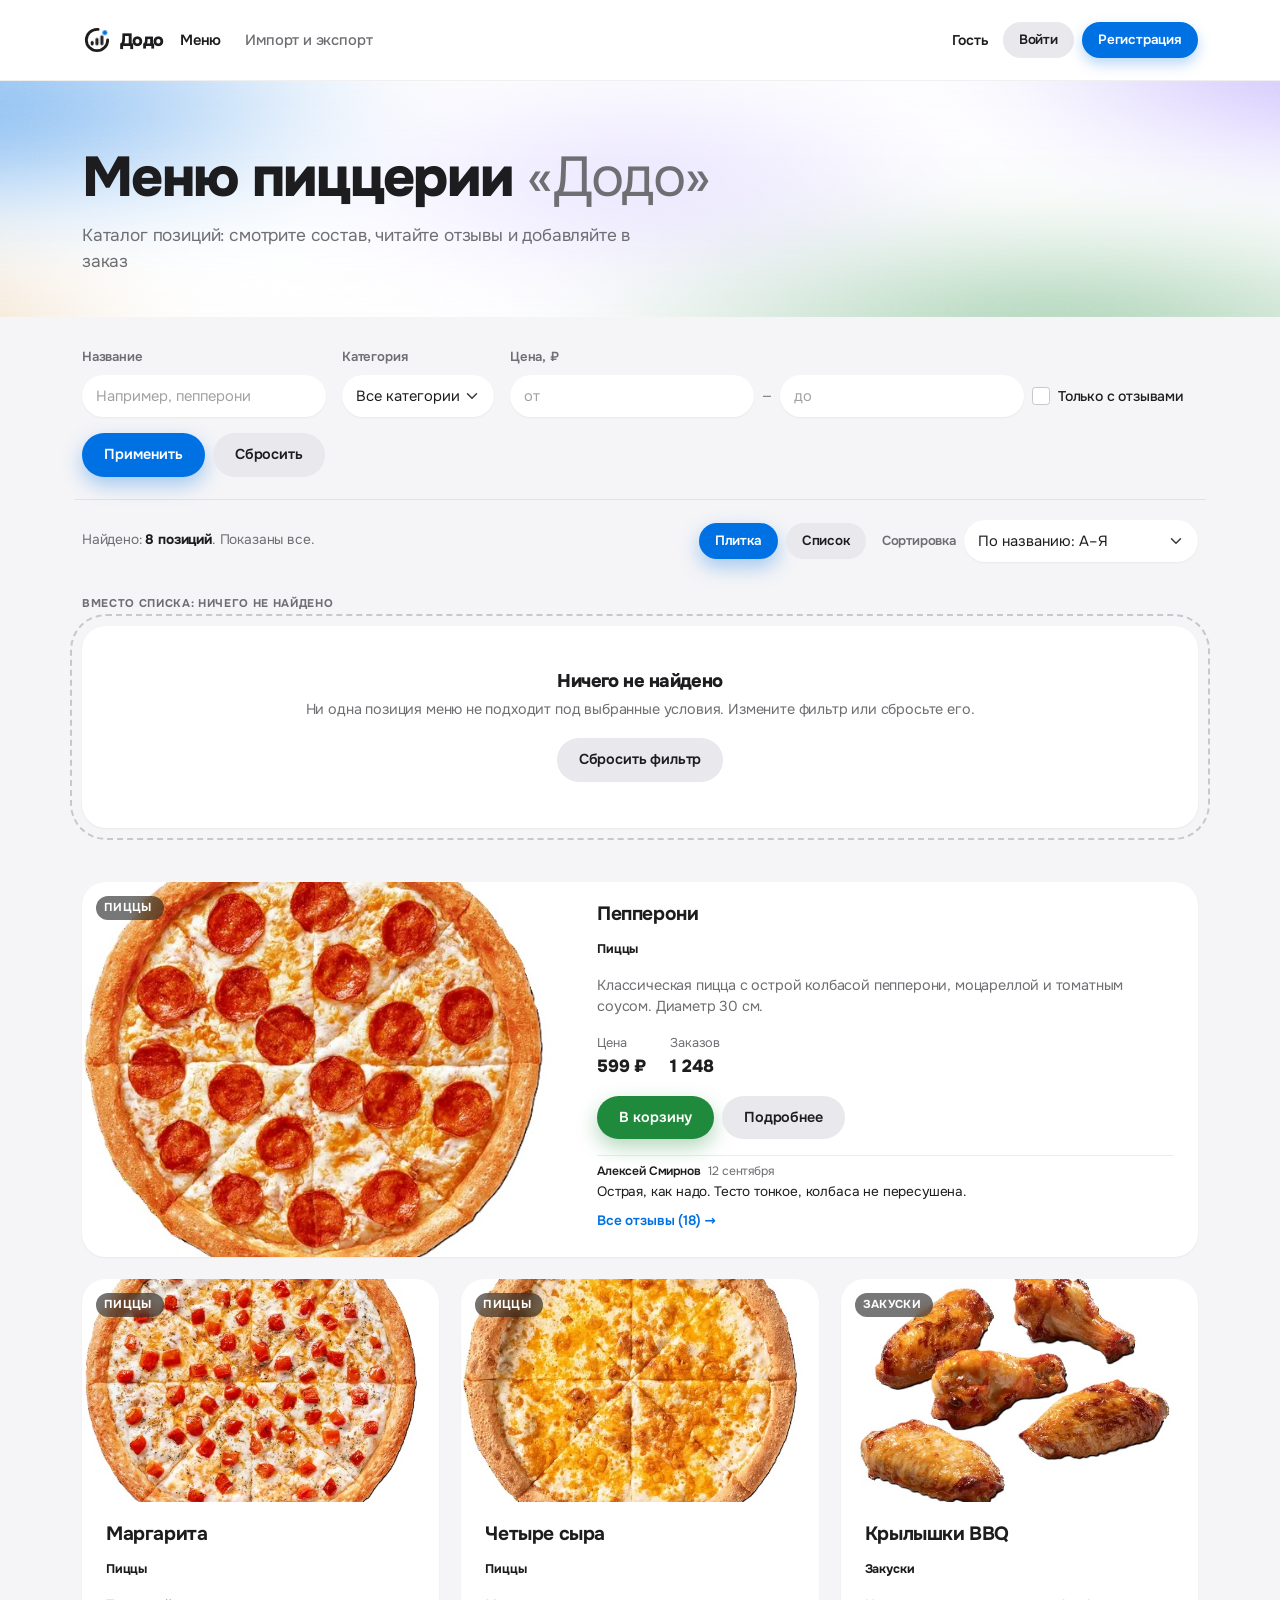
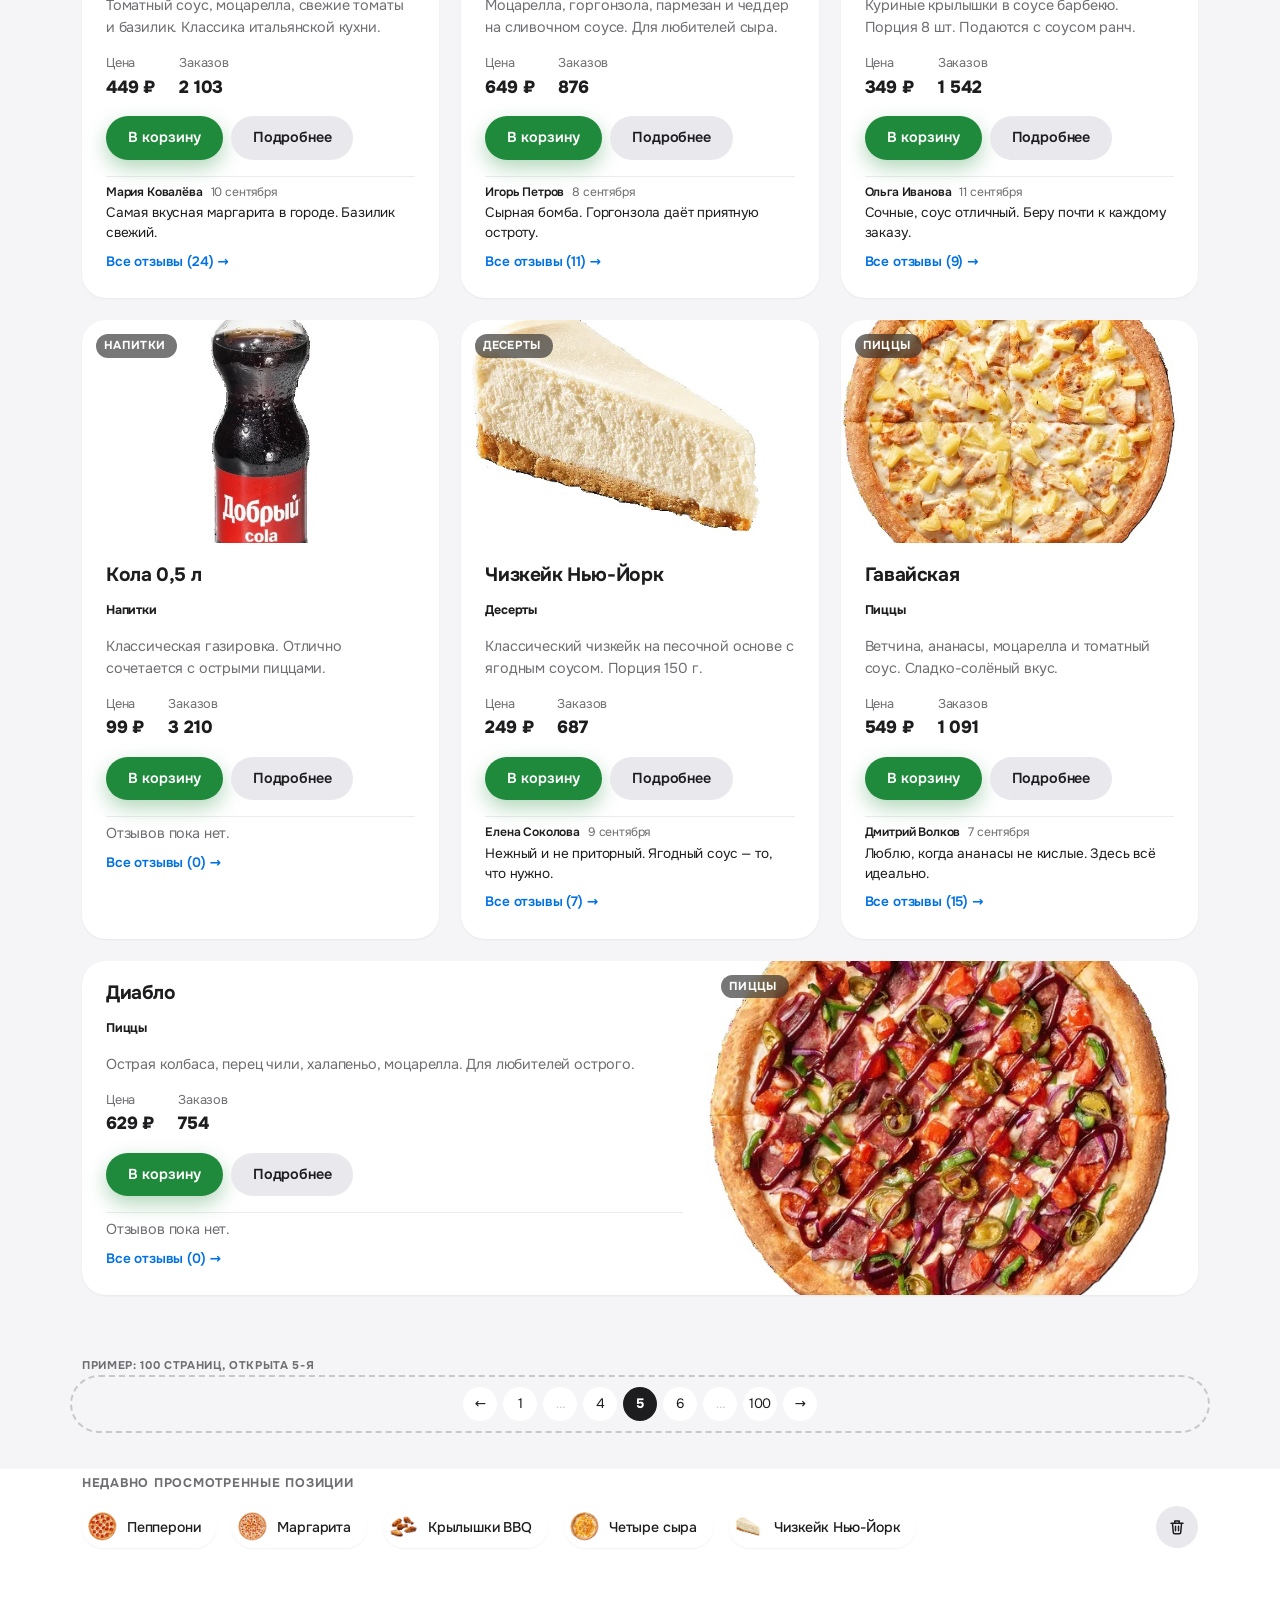
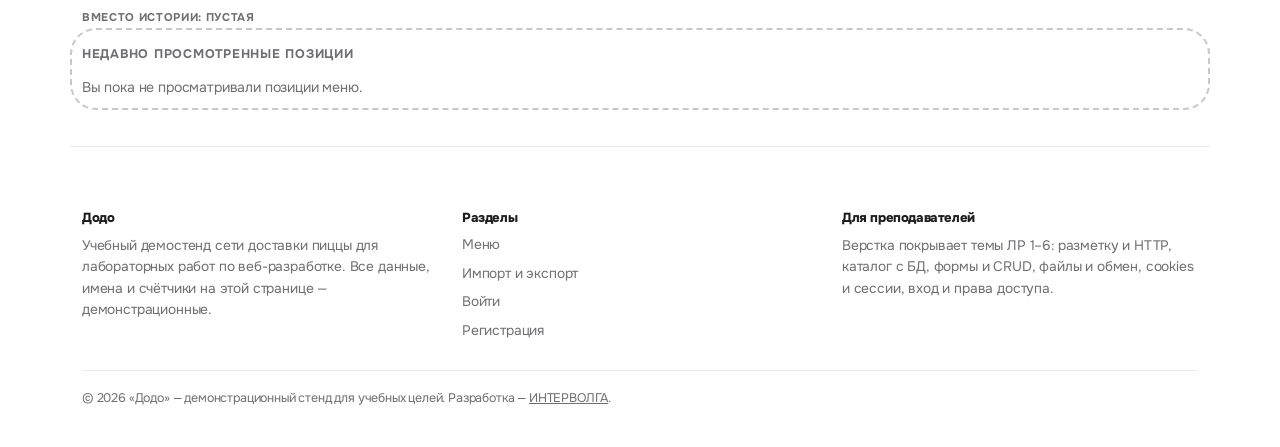
<file: LR1/Сайт/rhythm/LR1/index.html>
<!doctype html>
<html lang="ru">
<head>
  <meta charset="utf-8">
  <meta name="viewport" content="width=device-width, initial-scale=1">
  <title>Меню — Додо</title>
  <link rel="icon" href="favicon.svg" type="image/svg+xml">
  <link rel="stylesheet" href="assets/css/fonts.css">
  <link rel="stylesheet" href="assets/css/bootstrap.min.css">
  <link rel="stylesheet" href="assets/css/theme.css">
</head>
<body id="top">

<header class="page-head navbar navbar-expand-lg">
  <div class="container head-inner d-flex flex-wrap align-items-center gap-3">
    <a class="brand d-inline-flex align-items-center gap-2" href="index.html" aria-label="Додо — на главную">
      <svg width="34" height="34" class="logo-mark" viewBox="0 0 34 34" aria-hidden="true" focusable="false">
        <circle class="cycle" cx="17" cy="17" r="12.1" fill="none" stroke="currentColor" stroke-width="3.2" stroke-linecap="round"/>
        <g class="beats" fill="currentColor">
          <rect x="9.8" y="18" width="3.4" height="5" rx="1.7"/>
          <rect x="15.3" y="14.5" width="3.4" height="8.5" rx="1.7"/>
          <rect x="20.8" y="11.5" width="3.4" height="11.5" rx="1.7"/>
        </g>
        <circle class="beat-now" cx="25.9" cy="8.8" r="2.7" fill="var(--accent)"/>
      </svg>
      <span class="brand-name">Додо</span>
    </a>
    <nav aria-label="Основное меню">
      <ul class="nav mainnav gap-4">
        <li class="nav-item"><a class="nav-link" href="index.html" aria-current="page">Меню</a></li>
        <li class="nav-item"><a class="nav-link" href="exchange.html">Импорт и экспорт</a></li>
      </ul>
    </nav>
    <div class="userbox d-flex align-items-center gap-2 ms-auto">
      <span class="who">Гость</span>
      <a class="btn btn-neutral btn-sm" href="login.html">Войти</a>
      <a class="btn btn-primary btn-sm" href="register.html">Регистрация</a>
    </div>
  </div>
</header>

<main class="page">

  <section class="hero">
    <div class="container hero-inner">
      <h1>Меню пиццерии <em>«Додо»</em></h1>
      <p>Каталог позиций: смотрите состав, читайте отзывы и добавляйте в заказ</p>
    </div>
    <div class="hero-spacer"></div>
  </section>

  <section class="band">
    <div class="container">
      <form method="get" action="index.html" role="search">
        <div class="filterbar row g-3 align-items-end">
          <div class="field col-12 col-sm-6 col-lg-auto d-flex flex-column gap-2">
            <label class="form-label" for="q">Название</label>
            <input class="form-control" id="q" name="q" type="search" value="" placeholder="Например, пепперони">
          </div>
          <div class="field col-12 col-sm-6 col-lg-auto d-flex flex-column gap-2">
            <label class="form-label" for="cat">Категория</label>
            <select class="form-select" id="cat" name="cat">
              <option selected>Все категории</option>
              <option>Пиццы</option>
              <option>Закуски</option>
              <option>Напитки</option>
              <option>Десерты</option>
            </select>
          </div>
          <div class="field field--range col-12 col-sm-6 col-lg-auto d-flex flex-column gap-2">
            <span class="form-label" id="price-title">Цена, ₽</span>
            <div class="range-inputs d-flex align-items-center gap-2" role="group" aria-labelledby="price-title">
              <label class="visually-hidden" for="price-min">Цена, от</label>
              <input class="form-control" id="price-min" name="price_min" type="number" min="0" step="1" inputmode="numeric" placeholder="от" value="">
              <span class="dash" aria-hidden="true">—</span>
              <label class="visually-hidden" for="price-max">Цена, до</label>
              <input class="form-control" id="price-max" name="price_max" type="number" min="0" step="1" inputmode="numeric" placeholder="до" value="">
            </div>
          </div>
          <div class="field field--check form-check col-12 col-lg-auto d-flex flex-row align-items-center gap-2">
            <input class="form-check-input" id="with-reviews" name="with_reviews" type="checkbox" value="1">
            <label class="form-check-label" for="with-reviews">Только с отзывами</label>
          </div>
          <div class="filter-actions col-12 col-lg-auto d-flex gap-2">
            <button type="submit" class="btn btn-primary">Применить</button>
            <a class="btn btn-neutral" href="index.html">Сбросить</a>
          </div>
        </div>

        <div class="listbar d-flex flex-wrap align-items-center justify-content-between gap-3">
          <p class="count-note mb-0">Найдено: <b>8 позиций</b>. Показаны все.</p>
          <div class="d-flex flex-wrap align-items-center gap-3">
            <div class="view-switch d-flex gap-2" role="group" aria-label="Вид отображения">
              <a class="btn btn-sm btn-primary" href="index.html" aria-current="page">Плитка</a>
              <a class="btn btn-sm btn-neutral" href="list.html">Список</a>
            </div>
            <div class="field d-flex flex-column flex-sm-row align-items-sm-center gap-2">
              <label class="form-label mb-0" for="sort">Сортировка</label>
              <select class="form-select" id="sort" name="sort">
                <option selected>По названию: А–Я</option>
                <option>По цене: сначала дешевле</option>
                <option>По цене: сначала дороже</option>
              </select>
            </div>
          </div>
        </div>
      </form>

      <div class="empty-state demo-alt" data-demo="Вместо списка: ничего не найдено">
        <h2>Ничего не найдено</h2>
        <p>Ни одна позиция меню не подходит под выбранные условия. Измените фильтр или сбросьте его.</p>
        <a class="btn btn-neutral" href="index.html">Сбросить фильтр</a>
      </div>

      <div class="row cards g-4">

        <!-- Широкая карточка -->
        <div class="col-12">
          <article class="card h-100 d-flex flex-column flex-lg-row card--wide" data-cat="pizza">
            <div class="card-media">
              <span class="media-chip badge">Пиццы</span>
              <a href="item.html"><img width="1344" height="768" class="img-fluid" src="assets/img/пепперони.jpg" alt="Пицца Пепперони с колбасой и сыром на тонком тесте"></a>
            </div>
            <div class="card-body d-flex flex-column gap-3">
              <h2 class="card-title d-flex align-items-center gap-2">
                <a href="item.html">Пепперони</a>
              </h2>
              <p class="card-meta"><span class="cat-name">Пиццы</span></p>
              <p class="desc">Классическая пицца с острой колбасой пепперони, моцареллой и томатным соусом. Диаметр 30 см.</p>
              <div class="counters d-flex flex-wrap gap-4">
                <span>Цена<b>599 ₽</b></span>
                <span>Заказов<b>1 248</b></span>
              </div>
              <div class="card-actions d-flex flex-wrap align-items-center gap-2">
                <button type="button" class="btn btn-positive">В корзину</button>
                <a class="btn btn-neutral" href="item.html">Подробнее</a>
              </div>
              <div class="comments d-flex flex-column gap-2">
                <div class="comment"><div class="meta d-flex flex-wrap align-items-center gap-2"><span class="who">Алексей Смирнов</span><span>12 сентября</span></div>Острая, как надо. Тесто тонкое, колбаса не пересушена.</div>
                <a class="all-comments d-inline-flex align-items-center gap-1" href="item.html#reviews">Все отзывы (18) →</a>
              </div>
            </div>
          </article>
        </div>

        <div class="col-12 col-md-6 col-lg-4">
          <article class="card h-100 d-flex" data-cat="pizza">
            <div class="card-media">
              <span class="media-chip badge">Пиццы</span>
              <a href="item.html"><img width="1344" height="768" class="img-fluid" src="assets/img/маргарита.jpg" alt="Пицца Маргарита с томатами, моцареллой и базиликом"></a>
            </div>
            <div class="card-body d-flex flex-column gap-3">
              <h2 class="card-title"><a href="item.html">Маргарита</a></h2>
              <p class="card-meta"><span class="cat-name">Пиццы</span></p>
              <p class="desc">Томатный соус, моцарелла, свежие томаты и базилик. Классика итальянской кухни.</p>
              <div class="counters d-flex flex-wrap gap-4">
                <span>Цена<b>449 ₽</b></span>
                <span>Заказов<b>2 103</b></span>
              </div>
              <div class="card-actions d-flex flex-wrap align-items-center gap-2">
                <button type="button" class="btn btn-positive">В корзину</button>
                <a class="btn btn-neutral" href="item.html">Подробнее</a>
              </div>
              <div class="comments d-flex flex-column gap-2">
                <div class="comment"><div class="meta d-flex flex-wrap align-items-center gap-2"><span class="who">Мария Ковалёва</span><span>10 сентября</span></div>Самая вкусная маргарита в городе. Базилик свежий.</div>
                <a class="all-comments d-inline-flex align-items-center gap-1" href="item.html#reviews">Все отзывы (24) →</a>
              </div>
            </div>
          </article>
        </div>

        <div class="col-12 col-md-6 col-lg-4">
          <article class="card h-100 d-flex" data-cat="pizza">
            <div class="card-media">
              <span class="media-chip badge">Пиццы</span>
              <a href="item.html"><img width="1344" height="768" class="img-fluid" src="assets/img/сырная.jpg" alt="Пицца Четыре сыра с моцареллой, горгонзолой, пармезаном и чеддером"></a>
            </div>
            <div class="card-body d-flex flex-column gap-3">
              <h2 class="card-title"><a href="item.html">Четыре сыра</a></h2>
              <p class="card-meta"><span class="cat-name">Пиццы</span></p>
              <p class="desc">Моцарелла, горгонзола, пармезан и чеддер на сливочном соусе. Для любителей сыра.</p>
              <div class="counters d-flex flex-wrap gap-4">
                <span>Цена<b>649 ₽</b></span>
                <span>Заказов<b>876</b></span>
              </div>
              <div class="card-actions d-flex flex-wrap align-items-center gap-2">
                <button type="button" class="btn btn-positive">В корзину</button>
                <a class="btn btn-neutral" href="item.html">Подробнее</a>
              </div>
              <div class="comments d-flex flex-column gap-2">
                <div class="comment"><div class="meta d-flex flex-wrap align-items-center gap-2"><span class="who">Игорь Петров</span><span>8 сентября</span></div>Сырная бомба. Горгонзола даёт приятную остроту.</div>
                <a class="all-comments d-inline-flex align-items-center gap-1" href="item.html#reviews">Все отзывы (11) →</a>
              </div>
            </div>
          </article>
        </div>

        <div class="col-12 col-md-6 col-lg-4">
          <article class="card h-100 d-flex" data-cat="snack">
            <div class="card-media">
              <span class="media-chip badge">Закуски</span>
              <a href="item.html"><img width="1344" height="768" class="img-fluid" src="assets/img/крылышки.jpg" alt="Острые куриные крылышки в соусе барбекю"></a>
            </div>
            <div class="card-body d-flex flex-column gap-3">
              <h2 class="card-title"><a href="item.html">Крылышки BBQ</a></h2>
              <p class="card-meta"><span class="cat-name">Закуски</span></p>
              <p class="desc">Куриные крылышки в соусе барбекю. Порция 8 шт. Подаются с соусом ранч.</p>
              <div class="counters d-flex flex-wrap gap-4">
                <span>Цена<b>349 ₽</b></span>
                <span>Заказов<b>1 542</b></span>
              </div>
              <div class="card-actions d-flex flex-wrap align-items-center gap-2">
                <button type="button" class="btn btn-positive">В корзину</button>
                <a class="btn btn-neutral" href="item.html">Подробнее</a>
              </div>
              <div class="comments d-flex flex-column gap-2">
                <div class="comment"><div class="meta d-flex flex-wrap align-items-center gap-2"><span class="who">Ольга Иванова</span><span>11 сентября</span></div>Сочные, соус отличный. Беру почти к каждому заказу.</div>
                <a class="all-comments d-inline-flex align-items-center gap-1" href="item.html#reviews">Все отзывы (9) →</a>
              </div>
            </div>
          </article>
        </div>

        <div class="col-12 col-md-6 col-lg-4">
          <article class="card h-100 d-flex" data-cat="drink">
            <div class="card-media">
              <span class="media-chip badge">Напитки</span>
              <a href="item.html"><img width="1344" height="768" class="img-fluid" src="assets/img/кола.jpg" alt="Газированный напиток Кола 0,5 л"></a>
            </div>
            <div class="card-body d-flex flex-column gap-3">
              <h2 class="card-title"><a href="item.html">Кола 0,5 л</a></h2>
              <p class="card-meta"><span class="cat-name">Напитки</span></p>
              <p class="desc">Классическая газировка. Отлично сочетается с острыми пиццами.</p>
              <div class="counters d-flex flex-wrap gap-4">
                <span>Цена<b>99 ₽</b></span>
                <span>Заказов<b>3 210</b></span>
              </div>
              <div class="card-actions d-flex flex-wrap align-items-center gap-2">
                <button type="button" class="btn btn-positive">В корзину</button>
                <a class="btn btn-neutral" href="item.html">Подробнее</a>
              </div>
              <div class="comments d-flex flex-column gap-2">
                <p class="desc">Отзывов пока нет.</p>
                <a class="all-comments d-inline-flex align-items-center gap-1" href="item.html#reviews">Все отзывы (0) →</a>
              </div>
            </div>
          </article>
        </div>

        <div class="col-12 col-md-6 col-lg-4">
          <article class="card h-100 d-flex" data-cat="dessert">
            <div class="card-media">
              <span class="media-chip badge">Десерты</span>
              <a href="item.html"><img width="1344" height="768" class="img-fluid" src="assets/img/чизкейк.jpg" alt="Чизкейк Нью-Йорк с ягодным соусом"></a>
            </div>
            <div class="card-body d-flex flex-column gap-3">
              <h2 class="card-title"><a href="item.html">Чизкейк Нью-Йорк</a></h2>
              <p class="card-meta"><span class="cat-name">Десерты</span></p>
              <p class="desc">Классический чизкейк на песочной основе с ягодным соусом. Порция 150 г.</p>
              <div class="counters d-flex flex-wrap gap-4">
                <span>Цена<b>249 ₽</b></span>
                <span>Заказов<b>687</b></span>
              </div>
              <div class="card-actions d-flex flex-wrap align-items-center gap-2">
                <button type="button" class="btn btn-positive">В корзину</button>
                <a class="btn btn-neutral" href="item.html">Подробнее</a>
              </div>
              <div class="comments d-flex flex-column gap-2">
                <div class="comment"><div class="meta d-flex flex-wrap align-items-center gap-2"><span class="who">Елена Соколова</span><span>9 сентября</span></div>Нежный и не приторный. Ягодный соус — то, что нужно.</div>
                <a class="all-comments d-inline-flex align-items-center gap-1" href="item.html#reviews">Все отзывы (7) →</a>
              </div>
            </div>
          </article>
        </div>

        <div class="col-12 col-md-6 col-lg-4">
          <article class="card h-100 d-flex" data-cat="pizza">
            <div class="card-media">
              <span class="media-chip badge">Пиццы</span>
              <a href="item.html"><img width="1344" height="768" class="img-fluid" src="assets/img/гавайская.jpg" alt="Гавайская пицца с ветчиной и ананасами"></a>
            </div>
            <div class="card-body d-flex flex-column gap-3">
              <h2 class="card-title"><a href="item.html">Гавайская</a></h2>
              <p class="card-meta"><span class="cat-name">Пиццы</span></p>
              <p class="desc">Ветчина, ананасы, моцарелла и томатный соус. Сладко-солёный вкус.</p>
              <div class="counters d-flex flex-wrap gap-4">
                <span>Цена<b>549 ₽</b></span>
                <span>Заказов<b>1 091</b></span>
              </div>
              <div class="card-actions d-flex flex-wrap align-items-center gap-2">
                <button type="button" class="btn btn-positive">В корзину</button>
                <a class="btn btn-neutral" href="item.html">Подробнее</a>
              </div>
              <div class="comments d-flex flex-column gap-2">
                <div class="comment"><div class="meta d-flex flex-wrap align-items-center gap-2"><span class="who">Дмитрий Волков</span><span>7 сентября</span></div>Люблю, когда ананасы не кислые. Здесь всё идеально.</div>
                <a class="all-comments d-inline-flex align-items-center gap-1" href="item.html#reviews">Все отзывы (15) →</a>
              </div>
            </div>
          </article>
        </div>

        <div class="col-12">
          <article class="card h-100 d-flex flex-column flex-lg-row-reverse card--wide-rev" data-cat="pizza">
            <div class="card-media">
              <span class="media-chip badge">Пиццы</span>
              <a href="item.html"><img width="1344" height="768" class="img-fluid" src="assets/img/диабло.jpg" alt="Пицца Диабло с острой колбасой, перцем чили и халапеньо"></a>
            </div>
            <div class="card-body d-flex flex-column gap-3">
              <h2 class="card-title"><a href="item.html">Диабло</a></h2>
              <p class="card-meta"><span class="cat-name">Пиццы</span></p>
              <p class="desc">Острая колбаса, перец чили, халапеньо, моцарелла. Для любителей острого.</p>
              <div class="counters d-flex flex-wrap gap-4">
                <span>Цена<b>629 ₽</b></span>
                <span>Заказов<b>754</b></span>
              </div>
              <div class="card-actions d-flex flex-wrap align-items-center gap-2">
                <button type="button" class="btn btn-positive">В корзину</button>
                <a class="btn btn-neutral" href="item.html">Подробнее</a>
              </div>
              <div class="comments d-flex flex-column gap-2">
                <p class="desc">Отзывов пока нет.</p>
                <a class="all-comments d-inline-flex align-items-center gap-1" href="item.html#reviews">Все отзывы (0) →</a>
              </div>
            </div>
          </article>
        </div>

      </div>

      <nav class="pager d-flex justify-content-center demo-alt" data-demo="Пример: 100 страниц, открыта 5-я" aria-label="Постраничная навигация по каталогу">
        <ul class="pagination">
          <li class="page-item"><a class="page-link" href="index.html?page=4" aria-label="Предыдущая страница">←</a></li>
          <li class="page-item"><a class="page-link" href="index.html?page=1" aria-label="Страница 1">1</a></li>
          <li class="page-item disabled" aria-hidden="true"><span class="page-link">…</span></li>
          <li class="page-item d-none d-sm-block"><a class="page-link" href="index.html?page=4" aria-label="Страница 4">4</a></li>
          <li class="page-item active" aria-current="page"><span class="page-link">5</span></li>
          <li class="page-item d-none d-sm-block"><a class="page-link" href="index.html?page=6" aria-label="Страница 6">6</a></li>
          <li class="page-item disabled" aria-hidden="true"><span class="page-link">…</span></li>
          <li class="page-item"><a class="page-link" href="index.html?page=100" aria-label="Страница 100">100</a></li>
          <li class="page-item"><a class="page-link" href="index.html?page=6" aria-label="Следующая страница">→</a></li>
        </ul>
      </nav>
    </div>
  </section>

  <div class="container">
    <section class="recent" aria-labelledby="recent-title">
      <h2 id="recent-title">Недавно просмотренные позиции</h2>
      <div class="recent-row d-flex align-items-start gap-3">
        <ul class="recent-list list-unstyled d-flex flex-nowrap gap-3 overflow-x-auto">
          <li><span class="rthumb"><img width="1344" height="768" class="img-fluid" src="assets/img/пепперони.jpg" alt=""></span><a href="item.html">Пепперони</a></li>
          <li><span class="rthumb"><img width="1344" height="768" class="img-fluid" src="assets/img/маргарита.jpg" alt=""></span><a href="item.html">Маргарита</a></li>
          <li><span class="rthumb"><img width="1344" height="768" class="img-fluid" src="assets/img/крылышки.jpg" alt=""></span><a href="item.html">Крылышки BBQ</a></li>
          <li><span class="rthumb"><img width="1344" height="768" class="img-fluid" src="assets/img/сырная.jpg" alt=""></span><a href="item.html">Четыре сыра</a></li>
          <li><span class="rthumb"><img width="1344" height="768" class="img-fluid" src="assets/img/чизкейк.jpg" alt=""></span><a href="item.html">Чизкейк Нью-Йорк</a></li>
        </ul>
        <button type="button" class="btn btn-neutral btn-icon" aria-label="Очистить историю просмотров" title="Очистить историю просмотров">
          <svg width="24" height="24" class="icon" viewBox="0 0 24 24" aria-hidden="true" focusable="false"><path d="M4 7h16M10 11v6M14 11v6M6 7l1 12a2 2 0 0 0 2 2h6a2 2 0 0 0 2-2l1-12M9 7V4h6v3"/></svg>
        </button>
      </div>
    </section>

    <section class="recent demo-alt" data-demo="Вместо истории: пустая" aria-labelledby="recent-empty-title">
      <h2 id="recent-empty-title">Недавно просмотренные позиции</h2>
      <p class="empty-note">Вы пока не просматривали позиции меню.</p>
    </section>
  </div>

</main>

<footer class="pagefoot">
  <div class="container">
    <div class="foot-grid row g-4">
      <div class="col-12 col-md-4">
        <h2>Додо</h2>
        <p>Учебный демостенд сети доставки пиццы для лабораторных работ по веб-разработке. Все данные, имена и счётчики на этой странице — демонстрационные.</p>
      </div>
      <div class="col-12 col-md-4">
        <h2>Разделы</h2>
        <ul class="list-unstyled d-flex flex-column gap-2">
          <li><a href="index.html">Меню</a></li>
          <li><a href="exchange.html">Импорт и экспорт</a></li>
          <li><a href="login.html">Войти</a></li>
          <li><a href="register.html">Регистрация</a></li>
        </ul>
      </div>
      <div class="col-12 col-md-4">
        <h2>Для преподавателей</h2>
        <p>Верстка покрывает темы ЛР 1–6: разметку и HTTP, каталог с БД, формы и CRUD, файлы и обмен, cookies и сессии, вход и права доступа.</p>
      </div>
    </div>
    <p class="foot-bottom">© 2026 «Додо» — демонстрационный стенд для учебных целей. Разработка — <a href="https://www.intervolga.ru/">ИНТЕРВОЛГА</a>.</p>
  </div>
</footer>

<a class="to-top" href="#top" id="to-top" aria-label="Наверх страницы">
  <svg width="24" height="24" class="icon" viewBox="0 0 24 24" aria-hidden="true" focusable="false"><path d="M12 19V6M6 12l6-6 6 6"/></svg>
</a>

<script src="assets/js/to-top.js"></script>
<script src="assets/js/recent-scroll.js"></script>

</body>
</html>
</file>
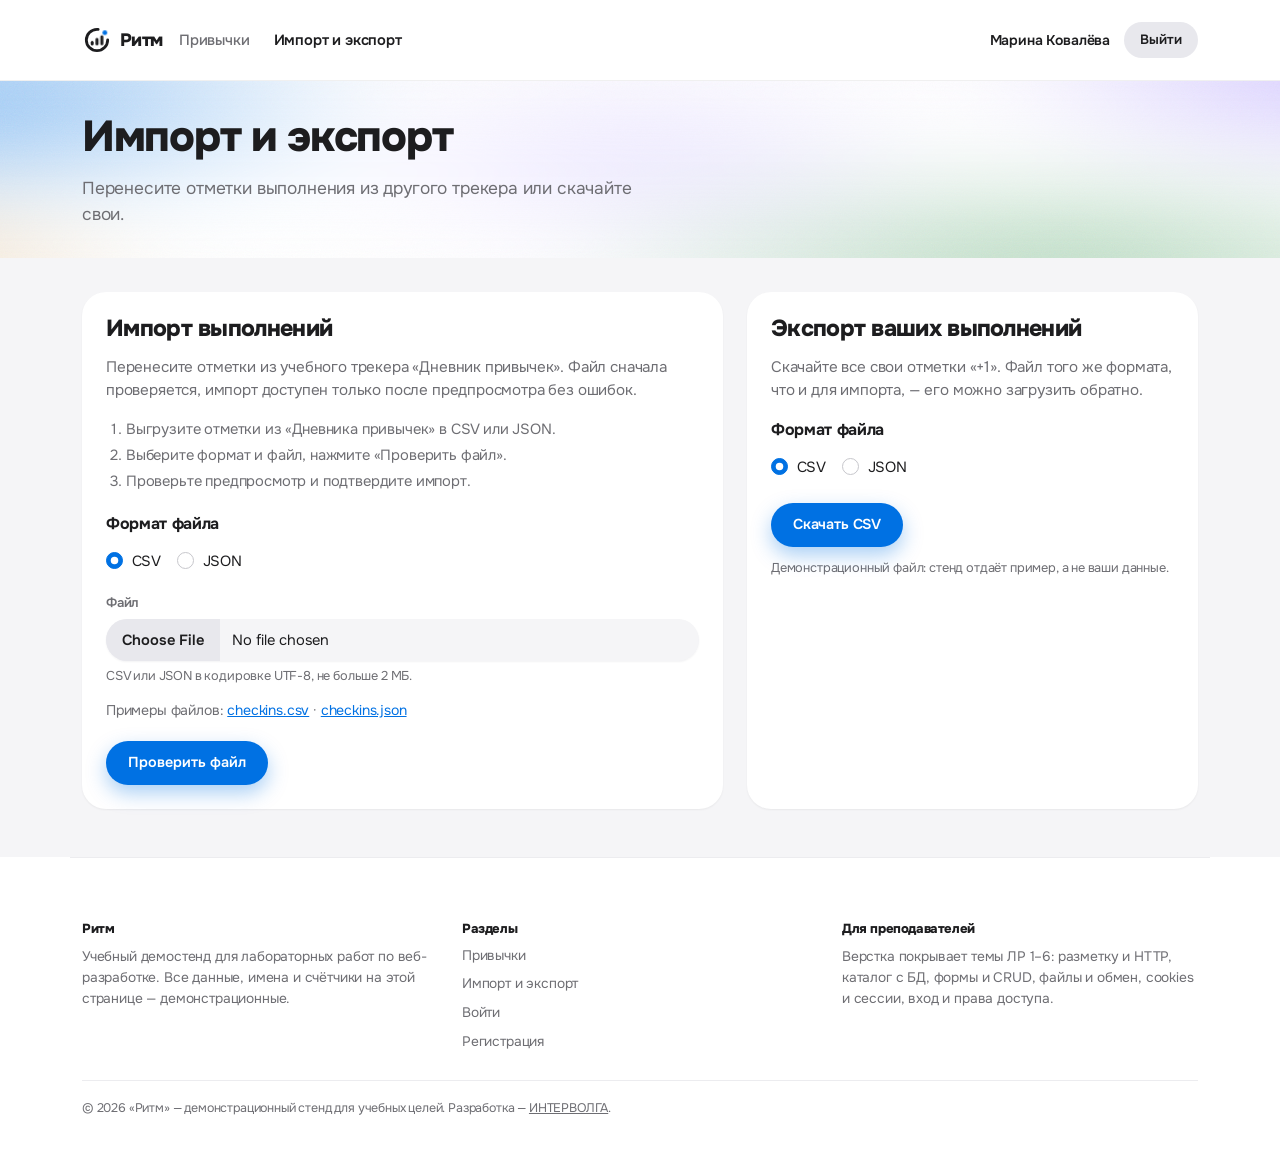
<file: LR1/Сайт/rhythm/LR1/exchange.html>
<!doctype html>
<html lang="ru">
<head>
<meta charset="utf-8">
<meta name="viewport" content="width=device-width, initial-scale=1">
<title>Импорт и экспорт — Ритм</title>
<link rel="icon" href="favicon.svg" type="image/svg+xml">
<link rel="stylesheet" href="assets/css/fonts.css">
<!-- Bootstrap подключается первым, тема стенда — после него и переопределяет нужное -->
<link rel="stylesheet" href="assets/css/bootstrap.min.css">
<link rel="stylesheet" href="assets/css/theme.css">
</head>
<body id="top">

<header class="page-head navbar navbar-expand-lg">
  <div class="container head-inner d-flex flex-wrap align-items-center gap-3">
    <a class="brand d-inline-flex align-items-center gap-2" href="index.html" aria-label="Ритм — на главную">
      <svg width="34" height="34" class="logo-mark" viewBox="0 0 34 34" aria-hidden="true" focusable="false">
        <circle class="cycle" cx="17" cy="17" r="12.1" fill="none" stroke="currentColor" stroke-width="3.2" stroke-linecap="round"/>
        <g class="beats" fill="currentColor">
          <rect x="9.8" y="18" width="3.4" height="5" rx="1.7"/>
          <rect x="15.3" y="14.5" width="3.4" height="8.5" rx="1.7"/>
          <rect x="20.8" y="11.5" width="3.4" height="11.5" rx="1.7"/>
        </g>
        <circle class="beat-now" cx="25.9" cy="8.8" r="2.7" fill="var(--accent)"/>
      </svg>
      <span class="brand-name">Ритм</span>
    </a>
    <nav aria-label="Основное меню">
      <ul class="nav mainnav gap-4">
        <li class="nav-item"><a class="nav-link" href="index.html">Привычки</a></li>
        <li class="nav-item"><a class="nav-link" href="exchange.html" aria-current="page">Импорт и экспорт</a></li>
      </ul>
    </nav>
    <div class="userbox d-flex align-items-center gap-2 ms-auto">
      <span class="who">Марина Ковалёва</span>
      <button type="button" class="btn btn-neutral btn-sm">Выйти</button>
    </div>
  </div>
</header>

<main class="page">

<section class="hero hero--compact">
  <div class="container hero-inner">
    <h1>Импорт и экспорт</h1>
    <p>Перенесите отметки выполнения из другого трекера или скачайте свои.</p>
  </div>
  <div class="hero-spacer"></div>
</section>

<section class="band">
  <div class="container page-body">
    <div class="row g-4">
      <div class="col-12 col-lg-7">
        <section class="panel h-100" aria-labelledby="import-title">
          <h2 class="section-title" id="import-title">Импорт выполнений</h2>
          <p class="panel-lead">Перенесите отметки из учебного трекера «Дневник привычек». Файл сначала проверяется, импорт доступен только после предпросмотра без ошибок.</p>
          <ol class="steps">
            <li>Выгрузите отметки из «Дневника привычек» в CSV или JSON.</li>
            <li>Выберите формат и файл, нажмите «Проверить файл».</li>
            <li>Проверьте предпросмотр и подтвердите импорт.</li>
          </ol>
          <form action="exchange.html" method="post" enctype="multipart/form-data">
            <fieldset class="mb-3">
              <legend>Формат файла</legend>
              <div class="format-choice d-flex flex-wrap gap-3">
                <div class="form-check">
                  <input class="form-check-input" id="import-csv" name="import_format" type="radio" value="csv" checked>
                  <label class="form-check-label" for="import-csv">CSV</label>
                </div>
                <div class="form-check">
                  <input class="form-check-input" id="import-json" name="import_format" type="radio" value="json">
                  <label class="form-check-label" for="import-json">JSON</label>
                </div>
              </div>
            </fieldset>
            <label class="form-label" for="import-file">Файл</label>
            <input class="form-control" id="import-file" name="file" type="file" accept=".csv,.json,text/csv,application/json" aria-describedby="import-file-help">
            <div class="form-text" id="import-file-help">CSV или JSON в кодировке UTF-8, не больше 2 МБ.</div>
            <p class="example-links">Примеры файлов: <a href="examples/checkins.csv" download>checkins.csv</a> · <a href="examples/checkins.json" download>checkins.json</a></p>
            <button type="button" class="btn btn-primary">Проверить файл</button>
          </form>
        </section>
      </div>
      <div class="col-12 col-lg-5">
        <section class="panel h-100" aria-labelledby="export-title">
          <h2 class="section-title" id="export-title">Экспорт ваших выполнений</h2>
          <p class="panel-lead">Скачайте все свои отметки «+1». Файл того же формата, что и для импорта, — его можно загрузить обратно.</p>
          <fieldset class="mb-4">
            <legend>Формат файла</legend>
            <div class="format-choice d-flex flex-wrap gap-3">
              <div class="form-check">
                <input class="form-check-input" id="export-csv" name="export_format" type="radio" value="csv" checked>
                <label class="form-check-label" for="export-csv">CSV</label>
              </div>
              <div class="form-check">
                <input class="form-check-input" id="export-json" name="export_format" type="radio" value="json">
                <label class="form-check-label" for="export-json">JSON</label>
              </div>
            </div>
          </fieldset>
          <a class="btn btn-primary" href="examples/checkins.csv" download>Скачать CSV</a>
          <p class="demo-note">Демонстрационный файл: стенд отдаёт пример, а не ваши данные.</p>
        </section>
      </div>
    </div>
  </div>
</section>

</main>

<footer class="pagefoot">
  <div class="container">
    <div class="foot-grid row g-4">
      <div class="col-12 col-md-4">
        <h2>Ритм</h2>
        <p>Учебный демостенд для лабораторных работ по веб-разработке. Все данные, имена и счётчики на этой странице — демонстрационные.</p>
      </div>
      <div class="col-12 col-md-4">
        <h2>Разделы</h2>
        <ul class="list-unstyled d-flex flex-column gap-2">
          <li><a href="index.html">Привычки</a></li>
          <li><a href="exchange.html">Импорт и экспорт</a></li>
          <li><a href="login.html">Войти</a></li>
          <li><a href="register.html">Регистрация</a></li>
        </ul>
      </div>
      <div class="col-12 col-md-4">
        <h2>Для преподавателей</h2>
        <p>Верстка покрывает темы ЛР 1–6: разметку и HTTP, каталог с БД, формы и CRUD, файлы и обмен, cookies и сессии, вход и права доступа.</p>
      </div>
    </div>
    <p class="foot-bottom">© 2026 «Ритм» — демонстрационный стенд для учебных целей. Разработка — <a href="https://www.intervolga.ru/">ИНТЕРВОЛГА</a>.</p>
  </div>
</footer>

<a class="to-top" href="#top" id="to-top" aria-label="Наверх страницы">
  <svg width="24" height="24" class="icon" viewBox="0 0 24 24" aria-hidden="true" focusable="false"><path d="M12 19V6M6 12l6-6 6 6"/></svg>
</a>

<script src="assets/js/to-top.js"></script>

</body>
</html>
</file>
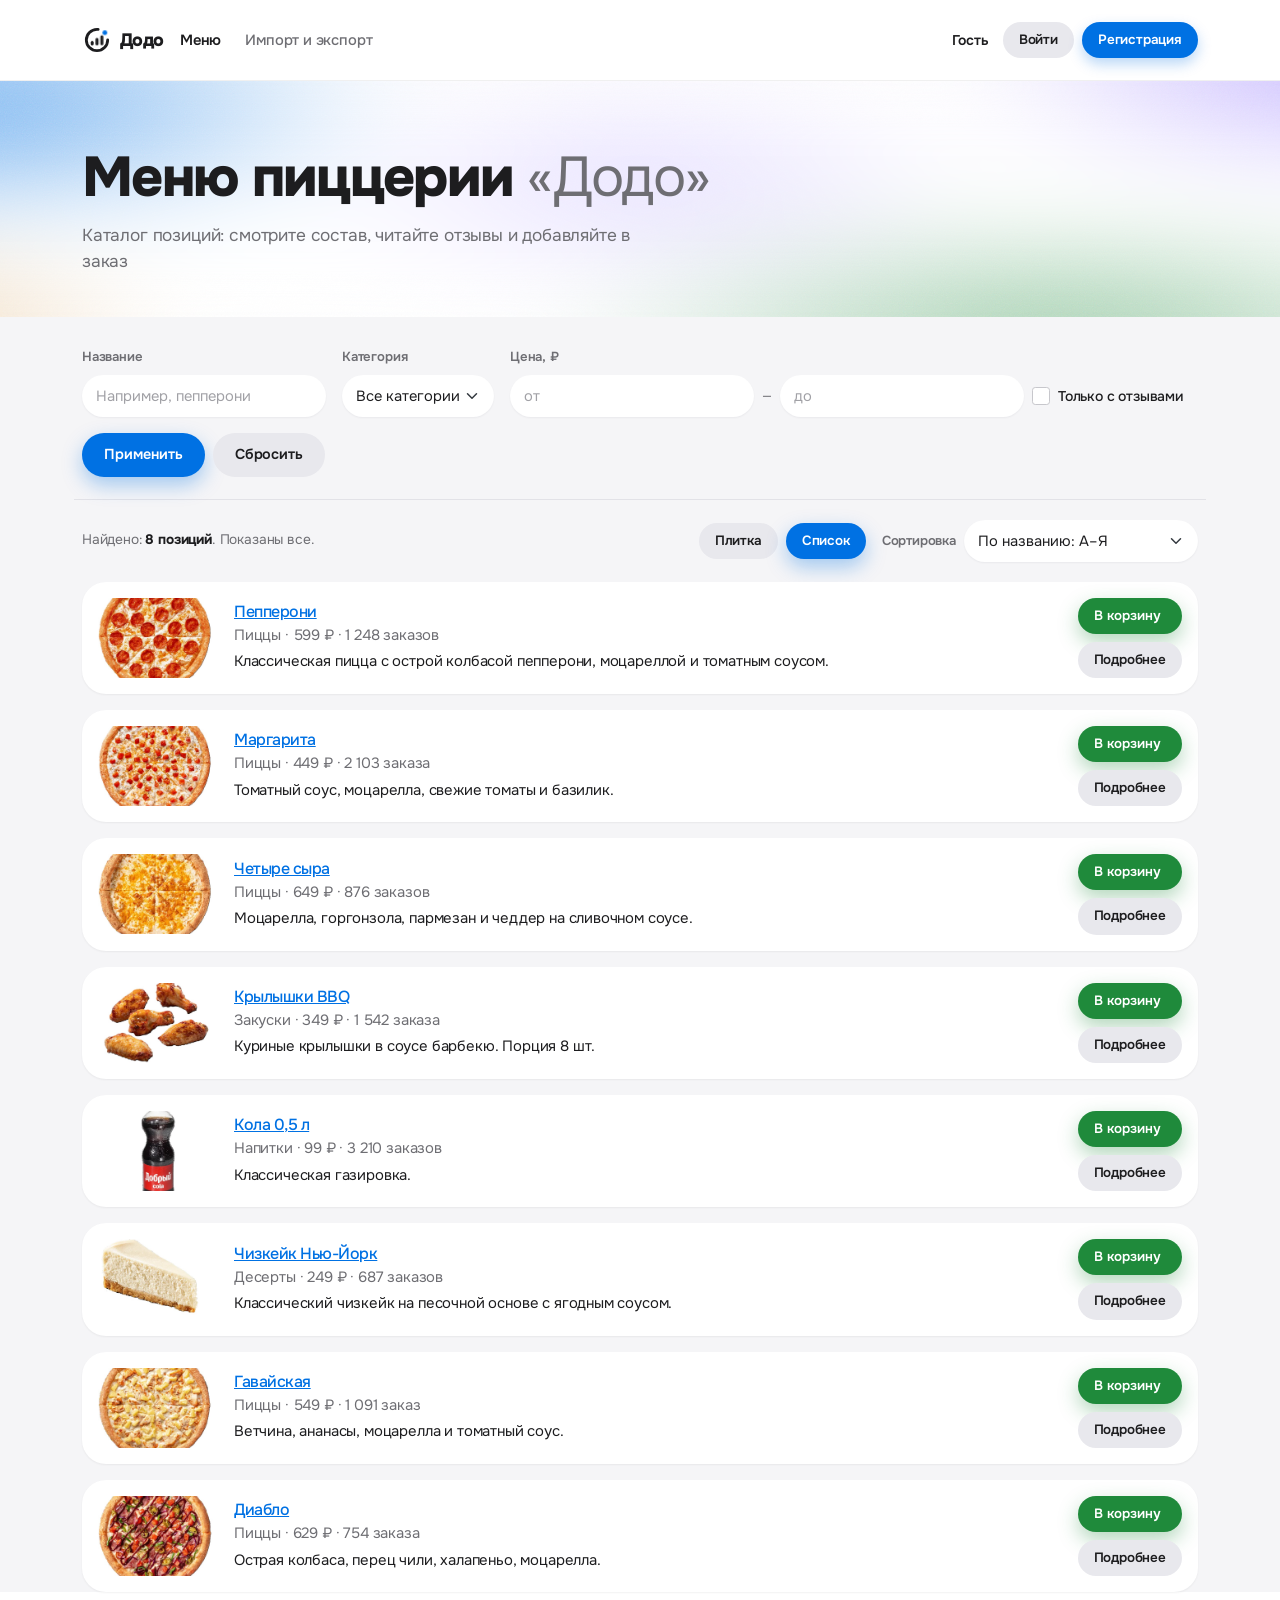
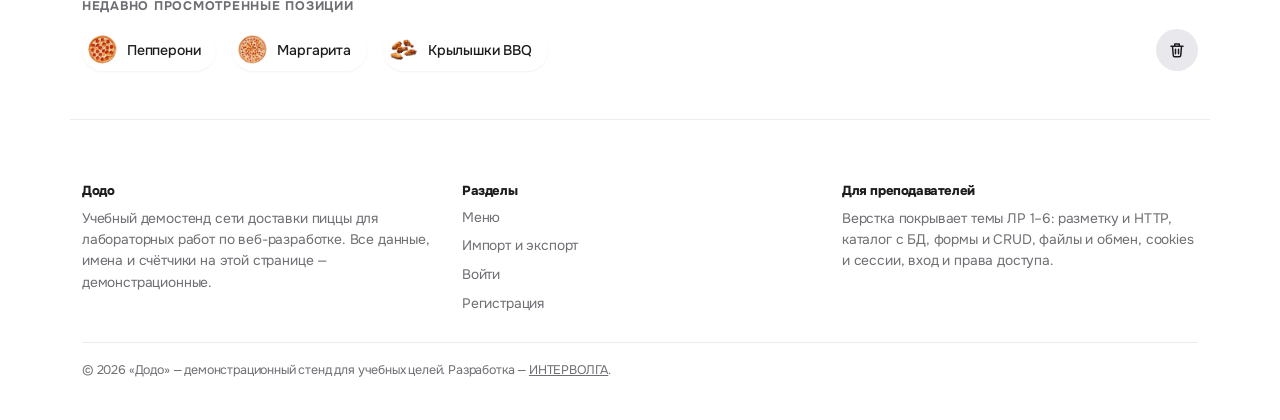
<file: LR1/Сайт/rhythm/LR1/list.html>
<!doctype html>
<html lang="ru">
<head>
    <meta charset="utf-8">
    <meta name="viewport" content="width=device-width, initial-scale=1">
    <title>Меню — Додо (список)</title>
    <link rel="icon" href="favicon.svg" type="image/svg+xml">
    <link rel="stylesheet" href="assets/css/fonts.css">
    <link rel="stylesheet" href="assets/css/bootstrap.min.css">
    <link rel="stylesheet" href="assets/css/theme.css">
</head>
<body id="top">

<header class="page-head navbar navbar-expand-lg">
    <div class="container head-inner d-flex flex-wrap align-items-center gap-3">
        <a class="brand d-inline-flex align-items-center gap-2" href="index.html" aria-label="Додо — на главную">
            <svg width="34" height="34" class="logo-mark" viewBox="0 0 34 34" aria-hidden="true" focusable="false">
                <circle class="cycle" cx="17" cy="17" r="12.1" fill="none" stroke="currentColor" stroke-width="3.2" stroke-linecap="round"/>
                <g class="beats" fill="currentColor">
                    <rect x="9.8" y="18" width="3.4" height="5" rx="1.7"/>
                    <rect x="15.3" y="14.5" width="3.4" height="8.5" rx="1.7"/>
                    <rect x="20.8" y="11.5" width="3.4" height="11.5" rx="1.7"/>
                </g>
                <circle class="beat-now" cx="25.9" cy="8.8" r="2.7" fill="var(--accent)"/>
            </svg>
            <span class="brand-name">Додо</span>
        </a>
        <nav aria-label="Основное меню">
            <ul class="nav mainnav gap-4">
                <li class="nav-item"><a class="nav-link" href="index.html" aria-current="page">Меню</a></li>
                <li class="nav-item"><a class="nav-link" href="exchange.html">Импорт и экспорт</a></li>
            </ul>
        </nav>
        <div class="userbox d-flex align-items-center gap-2 ms-auto">
            <span class="who">Гость</span>
            <a class="btn btn-neutral btn-sm" href="login.html">Войти</a>
            <a class="btn btn-primary btn-sm" href="register.html">Регистрация</a>
        </div>
    </div>
</header>

<main class="page">

    <section class="hero">
        <div class="container hero-inner">
            <h1>Меню пиццерии <em>«Додо»</em></h1>
            <p>Каталог позиций: смотрите состав, читайте отзывы и добавляйте в заказ</p>
        </div>
        <div class="hero-spacer"></div>
    </section>

    <section class="band">
        <div class="container">
            <form method="get" action="list.html" role="search">
                <div class="filterbar row g-3 align-items-end">
                    <div class="field col-12 col-sm-6 col-lg-auto d-flex flex-column gap-2">
                        <label class="form-label" for="q">Название</label>
                        <input class="form-control" id="q" name="q" type="search" value="" placeholder="Например, пепперони">
                    </div>
                    <div class="field col-12 col-sm-6 col-lg-auto d-flex flex-column gap-2">
                        <label class="form-label" for="cat">Категория</label>
                        <select class="form-select" id="cat" name="cat">
                            <option selected>Все категории</option>
                            <option>Пиццы</option>
                            <option>Закуски</option>
                            <option>Напитки</option>
                            <option>Десерты</option>
                        </select>
                    </div>
                    <div class="field field--range col-12 col-sm-6 col-lg-auto d-flex flex-column gap-2">
                        <span class="form-label" id="price-title">Цена, ₽</span>
                        <div class="range-inputs d-flex align-items-center gap-2" role="group" aria-labelledby="price-title">
                            <label class="visually-hidden" for="price-min">Цена, от</label>
                            <input class="form-control" id="price-min" name="price_min" type="number" min="0" step="1" inputmode="numeric" placeholder="от" value="">
                            <span class="dash" aria-hidden="true">—</span>
                            <label class="visually-hidden" for="price-max">Цена, до</label>
                            <input class="form-control" id="price-max" name="price_max" type="number" min="0" step="1" inputmode="numeric" placeholder="до" value="">
                        </div>
                    </div>
                    <div class="field field--check form-check col-12 col-lg-auto d-flex flex-row align-items-center gap-2">
                        <input class="form-check-input" id="with-reviews" name="with_reviews" type="checkbox" value="1">
                        <label class="form-check-label" for="with-reviews">Только с отзывами</label>
                    </div>
                    <div class="filter-actions col-12 col-lg-auto d-flex gap-2">
                        <button type="submit" class="btn btn-primary">Применить</button>
                        <a class="btn btn-neutral" href="list.html">Сбросить</a>
                    </div>
                </div>

                <div class="listbar d-flex flex-wrap align-items-center justify-content-between gap-3">
                    <p class="count-note mb-0">Найдено: <b>8 позиций</b>. Показаны все.</p>
                    <div class="d-flex flex-wrap align-items-center gap-3">
                        <div class="view-switch d-flex gap-2" role="group" aria-label="Вид отображения">
                            <a class="btn btn-sm btn-neutral" href="index.html">Плитка</a>
                            <a class="btn btn-sm btn-primary" href="list.html" aria-current="page">Список</a>
                        </div>
                        <div class="field d-flex flex-column flex-sm-row align-items-sm-center gap-2">
                            <label class="form-label mb-0" for="sort">Сортировка</label>
                            <select class="form-select" id="sort" name="sort">
                                <option selected>По названию: А–Я</option>
                                <option>По цене: сначала дешевле</option>
                                <option>По цене: сначала дороже</option>
                            </select>
                        </div>
                    </div>
                </div>
            </form>

            <!-- Компактный список -->
            <div class="list-view d-flex flex-column gap-3">

                <article class="card d-flex flex-row align-items-center gap-3 p-3">
                    <a href="item.html" class="flex-shrink-0">
                        <img width="120" height="80" class="rounded" src="assets/img/пепперони.jpg" alt="Пицца Пепперони" style="width:120px;height:80px;object-fit:cover;">
                    </a>
                    <div class="flex-grow-1 min-w-0">
                        <h2 class="h6 mb-1"><a href="item.html">Пепперони</a></h2>
                        <p class="small text-muted mb-1">Пиццы · 599 ₽ · 1 248 заказов</p>
                        <p class="small mb-0 text-truncate">Классическая пицца с острой колбасой пепперони, моцареллой и томатным соусом.</p>
                    </div>
                    <div class="flex-shrink-0 d-flex flex-column gap-2">
                        <button type="button" class="btn btn-positive btn-sm">В корзину</button>
                        <a class="btn btn-neutral btn-sm" href="item.html">Подробнее</a>
                    </div>
                </article>

                <article class="card d-flex flex-row align-items-center gap-3 p-3">
                    <a href="item.html" class="flex-shrink-0">
                        <img width="120" height="80" class="rounded" src="assets/img/маргарита.jpg" alt="Пицца Маргарита" style="width:120px;height:80px;object-fit:cover;">
                    </a>
                    <div class="flex-grow-1 min-w-0">
                        <h2 class="h6 mb-1"><a href="item.html">Маргарита</a></h2>
                        <p class="small text-muted mb-1">Пиццы · 449 ₽ · 2 103 заказа</p>
                        <p class="small mb-0 text-truncate">Томатный соус, моцарелла, свежие томаты и базилик.</p>
                    </div>
                    <div class="flex-shrink-0 d-flex flex-column gap-2">
                        <button type="button" class="btn btn-positive btn-sm">В корзину</button>
                        <a class="btn btn-neutral btn-sm" href="item.html">Подробнее</a>
                    </div>
                </article>

                <article class="card d-flex flex-row align-items-center gap-3 p-3">
                    <a href="item.html" class="flex-shrink-0">
                        <img width="120" height="80" class="rounded" src="assets/img/сырная.jpg" alt="Пицца Четыре сыра" style="width:120px;height:80px;object-fit:cover;">
                    </a>
                    <div class="flex-grow-1 min-w-0">
                        <h2 class="h6 mb-1"><a href="item.html">Четыре сыра</a></h2>
                        <p class="small text-muted mb-1">Пиццы · 649 ₽ · 876 заказов</p>
                        <p class="small mb-0 text-truncate">Моцарелла, горгонзола, пармезан и чеддер на сливочном соусе.</p>
                    </div>
                    <div class="flex-shrink-0 d-flex flex-column gap-2">
                        <button type="button" class="btn btn-positive btn-sm">В корзину</button>
                        <a class="btn btn-neutral btn-sm" href="item.html">Подробнее</a>
                    </div>
                </article>

                <article class="card d-flex flex-row align-items-center gap-3 p-3">
                    <a href="item.html" class="flex-shrink-0">
                        <img width="120" height="80" class="rounded" src="assets/img/крылышки.jpg" alt="Крылышки BBQ" style="width:120px;height:80px;object-fit:cover;">
                    </a>
                    <div class="flex-grow-1 min-w-0">
                        <h2 class="h6 mb-1"><a href="item.html">Крылышки BBQ</a></h2>
                        <p class="small text-muted mb-1">Закуски · 349 ₽ · 1 542 заказа</p>
                        <p class="small mb-0 text-truncate">Куриные крылышки в соусе барбекю. Порция 8 шт.</p>
                    </div>
                    <div class="flex-shrink-0 d-flex flex-column gap-2">
                        <button type="button" class="btn btn-positive btn-sm">В корзину</button>
                        <a class="btn btn-neutral btn-sm" href="item.html">Подробнее</a>
                    </div>
                </article>

                <article class="card d-flex flex-row align-items-center gap-3 p-3">
                    <a href="item.html" class="flex-shrink-0">
                        <img width="120" height="80" class="rounded" src="assets/img/кола.jpg" alt="Кола 0,5 л" style="width:120px;height:80px;object-fit:cover;">
                    </a>
                    <div class="flex-grow-1 min-w-0">
                        <h2 class="h6 mb-1"><a href="item.html">Кола 0,5 л</a></h2>
                        <p class="small text-muted mb-1">Напитки · 99 ₽ · 3 210 заказов</p>
                        <p class="small mb-0 text-truncate">Классическая газировка.</p>
                    </div>
                    <div class="flex-shrink-0 d-flex flex-column gap-2">
                        <button type="button" class="btn btn-positive btn-sm">В корзину</button>
                        <a class="btn btn-neutral btn-sm" href="item.html">Подробнее</a>
                    </div>
                </article>

                <article class="card d-flex flex-row align-items-center gap-3 p-3">
                    <a href="item.html" class="flex-shrink-0">
                        <img width="120" height="80" class="rounded" src="assets/img/чизкейк.jpg" alt="Чизкейк Нью-Йорк" style="width:120px;height:80px;object-fit:cover;">
                    </a>
                    <div class="flex-grow-1 min-w-0">
                        <h2 class="h6 mb-1"><a href="item.html">Чизкейк Нью-Йорк</a></h2>
                        <p class="small text-muted mb-1">Десерты · 249 ₽ · 687 заказов</p>
                        <p class="small mb-0 text-truncate">Классический чизкейк на песочной основе с ягодным соусом.</p>
                    </div>
                    <div class="flex-shrink-0 d-flex flex-column gap-2">
                        <button type="button" class="btn btn-positive btn-sm">В корзину</button>
                        <a class="btn btn-neutral btn-sm" href="item.html">Подробнее</a>
                    </div>
                </article>

                <article class="card d-flex flex-row align-items-center gap-3 p-3">
                    <a href="item.html" class="flex-shrink-0">
                        <img width="120" height="80" class="rounded" src="assets/img/гавайская.jpg" alt="Гавайская пицца" style="width:120px;height:80px;object-fit:cover;">
                    </a>
                    <div class="flex-grow-1 min-w-0">
                        <h2 class="h6 mb-1"><a href="item.html">Гавайская</a></h2>
                        <p class="small text-muted mb-1">Пиццы · 549 ₽ · 1 091 заказ</p>
                        <p class="small mb-0 text-truncate">Ветчина, ананасы, моцарелла и томатный соус.</p>
                    </div>
                    <div class="flex-shrink-0 d-flex flex-column gap-2">
                        <button type="button" class="btn btn-positive btn-sm">В корзину</button>
                        <a class="btn btn-neutral btn-sm" href="item.html">Подробнее</a>
                    </div>
                </article>

                <article class="card d-flex flex-row align-items-center gap-3 p-3">
                    <a href="item.html" class="flex-shrink-0">
                        <img width="120" height="80" class="rounded" src="assets/img/диабло.jpg" alt="Пицца Диабло" style="width:120px;height:80px;object-fit:cover;">
                    </a>
                    <div class="flex-grow-1 min-w-0">
                        <h2 class="h6 mb-1"><a href="item.html">Диабло</a></h2>
                        <p class="small text-muted mb-1">Пиццы · 629 ₽ · 754 заказа</p>
                        <p class="small mb-0 text-truncate">Острая колбаса, перец чили, халапеньо, моцарелла.</p>
                    </div>
                    <div class="flex-shrink-0 d-flex flex-column gap-2">
                        <button type="button" class="btn btn-positive btn-sm">В корзину</button>
                        <a class="btn btn-neutral btn-sm" href="item.html">Подробнее</a>
                    </div>
                </article>

            </div>

        </div>
    </section>

    <div class="container">
        <section class="recent" aria-labelledby="recent-title">
            <h2 id="recent-title">Недавно просмотренные позиции</h2>
            <div class="recent-row d-flex align-items-start gap-3">
                <ul class="recent-list list-unstyled d-flex flex-nowrap gap-3 overflow-x-auto">
                    <li><span class="rthumb"><img width="1344" height="768" class="img-fluid" src="assets/img/пепперони.jpg" alt=""></span><a href="item.html">Пепперони</a></li>
                    <li><span class="rthumb"><img width="1344" height="768" class="img-fluid" src="assets/img/маргарита.jpg" alt=""></span><a href="item.html">Маргарита</a></li>
                    <li><span class="rthumb"><img width="1344" height="768" class="img-fluid" src="assets/img/крылышки.jpg" alt=""></span><a href="item.html">Крылышки BBQ</a></li>
                </ul>
                <button type="button" class="btn btn-neutral btn-icon" aria-label="Очистить историю просмотров" title="Очистить историю просмотров">
                    <svg width="24" height="24" class="icon" viewBox="0 0 24 24" aria-hidden="true" focusable="false"><path d="M4 7h16M10 11v6M14 11v6M6 7l1 12a2 2 0 0 0 2 2h6a2 2 0 0 0 2-2l1-12M9 7V4h6v3"/></svg>
                </button>
            </div>
        </section>
    </div>

</main>

<footer class="pagefoot">
    <div class="container">
        <div class="foot-grid row g-4">
            <div class="col-12 col-md-4">
                <h2>Додо</h2>
                <p>Учебный демостенд сети доставки пиццы для лабораторных работ по веб-разработке. Все данные, имена и счётчики на этой странице — демонстрационные.</p>
            </div>
            <div class="col-12 col-md-4">
                <h2>Разделы</h2>
                <ul class="list-unstyled d-flex flex-column gap-2">
                    <li><a href="index.html">Меню</a></li>
                    <li><a href="exchange.html">Импорт и экспорт</a></li>
                    <li><a href="login.html">Войти</a></li>
                    <li><a href="register.html">Регистрация</a></li>
                </ul>
            </div>
            <div class="col-12 col-md-4">
                <h2>Для преподавателей</h2>
                <p>Верстка покрывает темы ЛР 1–6: разметку и HTTP, каталог с БД, формы и CRUD, файлы и обмен, cookies и сессии, вход и права доступа.</p>
            </div>
        </div>
        <p class="foot-bottom">© 2026 «Додо» — демонстрационный стенд для учебных целей. Разработка — <a href="https://www.intervolga.ru/">ИНТЕРВОЛГА</a>.</p>
    </div>
</footer>

<a class="to-top" href="#top" id="to-top" aria-label="Наверх страницы">
    <svg width="24" height="24" class="icon" viewBox="0 0 24 24" aria-hidden="true" focusable="false"><path d="M12 19V6M6 12l6-6 6 6"/></svg>
</a>

<script src="assets/js/to-top.js"></script>
<script src="assets/js/recent-scroll.js"></script>

</body>
</html>
</file>
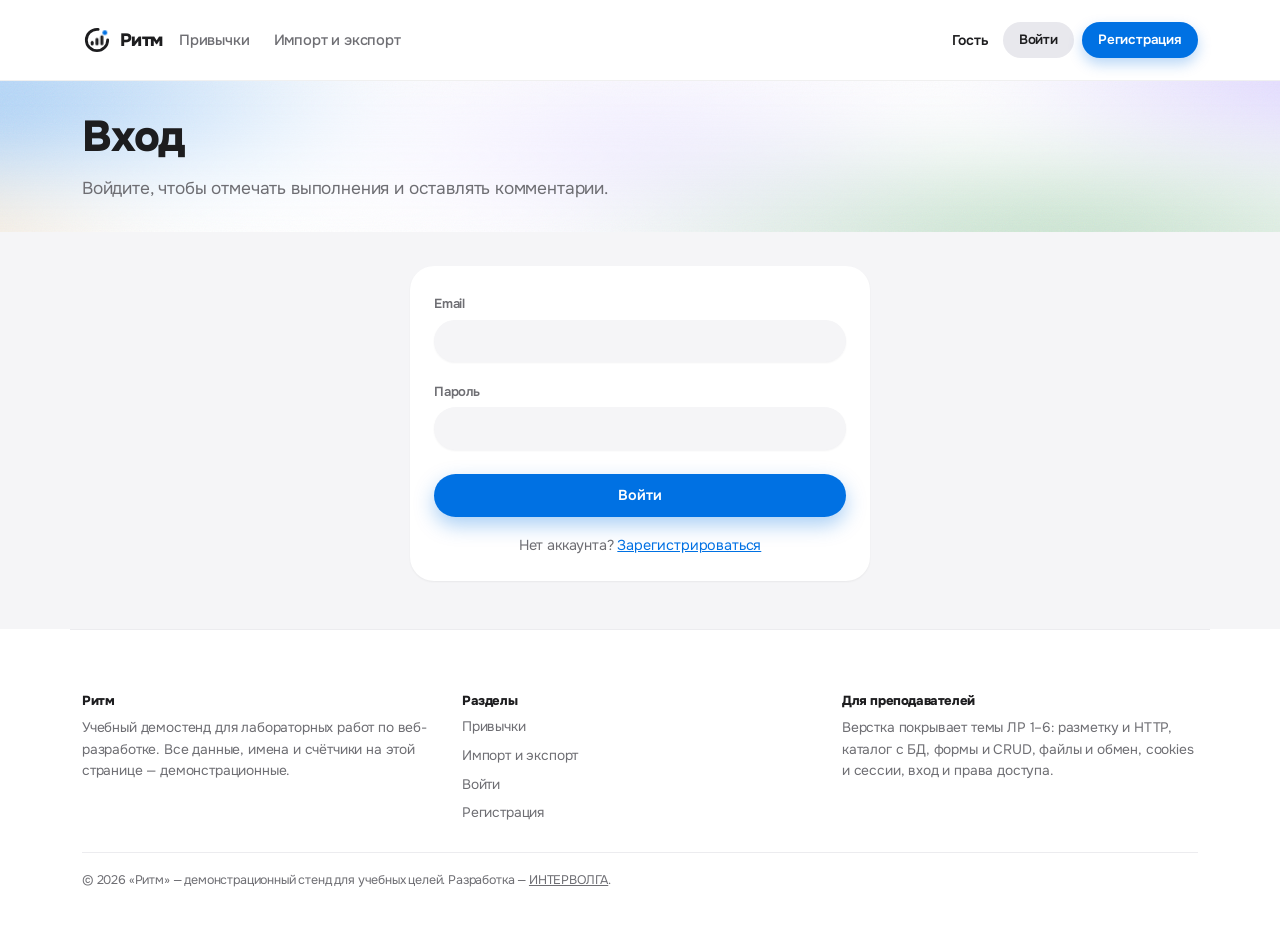
<file: LR1/Сайт/rhythm/LR1/login.html>
<!doctype html>
<html lang="ru">
<head>
<meta charset="utf-8">
<meta name="viewport" content="width=device-width, initial-scale=1">
<title>Вход — Ритм</title>
<link rel="icon" href="favicon.svg" type="image/svg+xml">
<link rel="stylesheet" href="assets/css/fonts.css">
<!-- Bootstrap подключается первым, тема стенда — после него и переопределяет нужное -->
<link rel="stylesheet" href="assets/css/bootstrap.min.css">
<link rel="stylesheet" href="assets/css/theme.css">
</head>
<body id="top">

<header class="page-head navbar navbar-expand-lg">
  <div class="container head-inner d-flex flex-wrap align-items-center gap-3">
    <a class="brand d-inline-flex align-items-center gap-2" href="index.html" aria-label="Ритм — на главную">
      <svg width="34" height="34" class="logo-mark" viewBox="0 0 34 34" aria-hidden="true" focusable="false">
        <circle class="cycle" cx="17" cy="17" r="12.1" fill="none" stroke="currentColor" stroke-width="3.2" stroke-linecap="round"/>
        <g class="beats" fill="currentColor">
          <rect x="9.8" y="18" width="3.4" height="5" rx="1.7"/>
          <rect x="15.3" y="14.5" width="3.4" height="8.5" rx="1.7"/>
          <rect x="20.8" y="11.5" width="3.4" height="11.5" rx="1.7"/>
        </g>
        <circle class="beat-now" cx="25.9" cy="8.8" r="2.7" fill="var(--accent)"/>
      </svg>
      <span class="brand-name">Ритм</span>
    </a>
    <nav aria-label="Основное меню">
      <ul class="nav mainnav gap-4">
        <li class="nav-item"><a class="nav-link" href="index.html">Привычки</a></li>
        <li class="nav-item"><a class="nav-link" href="exchange.html">Импорт и экспорт</a></li>
      </ul>
    </nav>
    <div class="userbox d-flex align-items-center gap-2 ms-auto">
      <span class="who">Гость</span>
      <a class="btn btn-neutral btn-sm" href="login.html">Войти</a>
      <a class="btn btn-primary btn-sm" href="register.html">Регистрация</a>
    </div>
  </div>
</header>

<main class="page">

<section class="hero hero--compact">
  <div class="container hero-inner">
    <h1>Вход</h1>
    <p>Войдите, чтобы отмечать выполнения и оставлять комментарии.</p>
  </div>
  <div class="hero-spacer"></div>
</section>

<section class="band">
  <div class="container page-body">
    <form class="panel auth-panel" action="login.html" method="post">
      <div class="mb-3">
        <label class="form-label" for="login-email">Email</label>
        <input class="form-control" id="login-email" name="email" type="email" autocomplete="email" required>
      </div>
      <div class="mb-4">
        <label class="form-label" for="login-password">Пароль</label>
        <input class="form-control" id="login-password" name="password" type="password" autocomplete="current-password" required>
      </div>
      <div class="d-grid">
        <button type="button" class="btn btn-primary justify-content-center">Войти</button>
      </div>
      <p class="auth-alt">Нет аккаунта? <a href="register.html">Зарегистрироваться</a></p>
    </form>
  </div>
</section>

</main>

<footer class="pagefoot">
  <div class="container">
    <div class="foot-grid row g-4">
      <div class="col-12 col-md-4">
        <h2>Ритм</h2>
        <p>Учебный демостенд для лабораторных работ по веб-разработке. Все данные, имена и счётчики на этой странице — демонстрационные.</p>
      </div>
      <div class="col-12 col-md-4">
        <h2>Разделы</h2>
        <ul class="list-unstyled d-flex flex-column gap-2">
          <li><a href="index.html">Привычки</a></li>
          <li><a href="exchange.html">Импорт и экспорт</a></li>
          <li><a href="login.html">Войти</a></li>
          <li><a href="register.html">Регистрация</a></li>
        </ul>
      </div>
      <div class="col-12 col-md-4">
        <h2>Для преподавателей</h2>
        <p>Верстка покрывает темы ЛР 1–6: разметку и HTTP, каталог с БД, формы и CRUD, файлы и обмен, cookies и сессии, вход и права доступа.</p>
      </div>
    </div>
    <p class="foot-bottom">© 2026 «Ритм» — демонстрационный стенд для учебных целей. Разработка — <a href="https://www.intervolga.ru/">ИНТЕРВОЛГА</a>.</p>
  </div>
</footer>

<a class="to-top" href="#top" id="to-top" aria-label="Наверх страницы">
  <svg width="24" height="24" class="icon" viewBox="0 0 24 24" aria-hidden="true" focusable="false"><path d="M12 19V6M6 12l6-6 6 6"/></svg>
</a>

<script src="assets/js/to-top.js"></script>

</body>
</html>
</file>
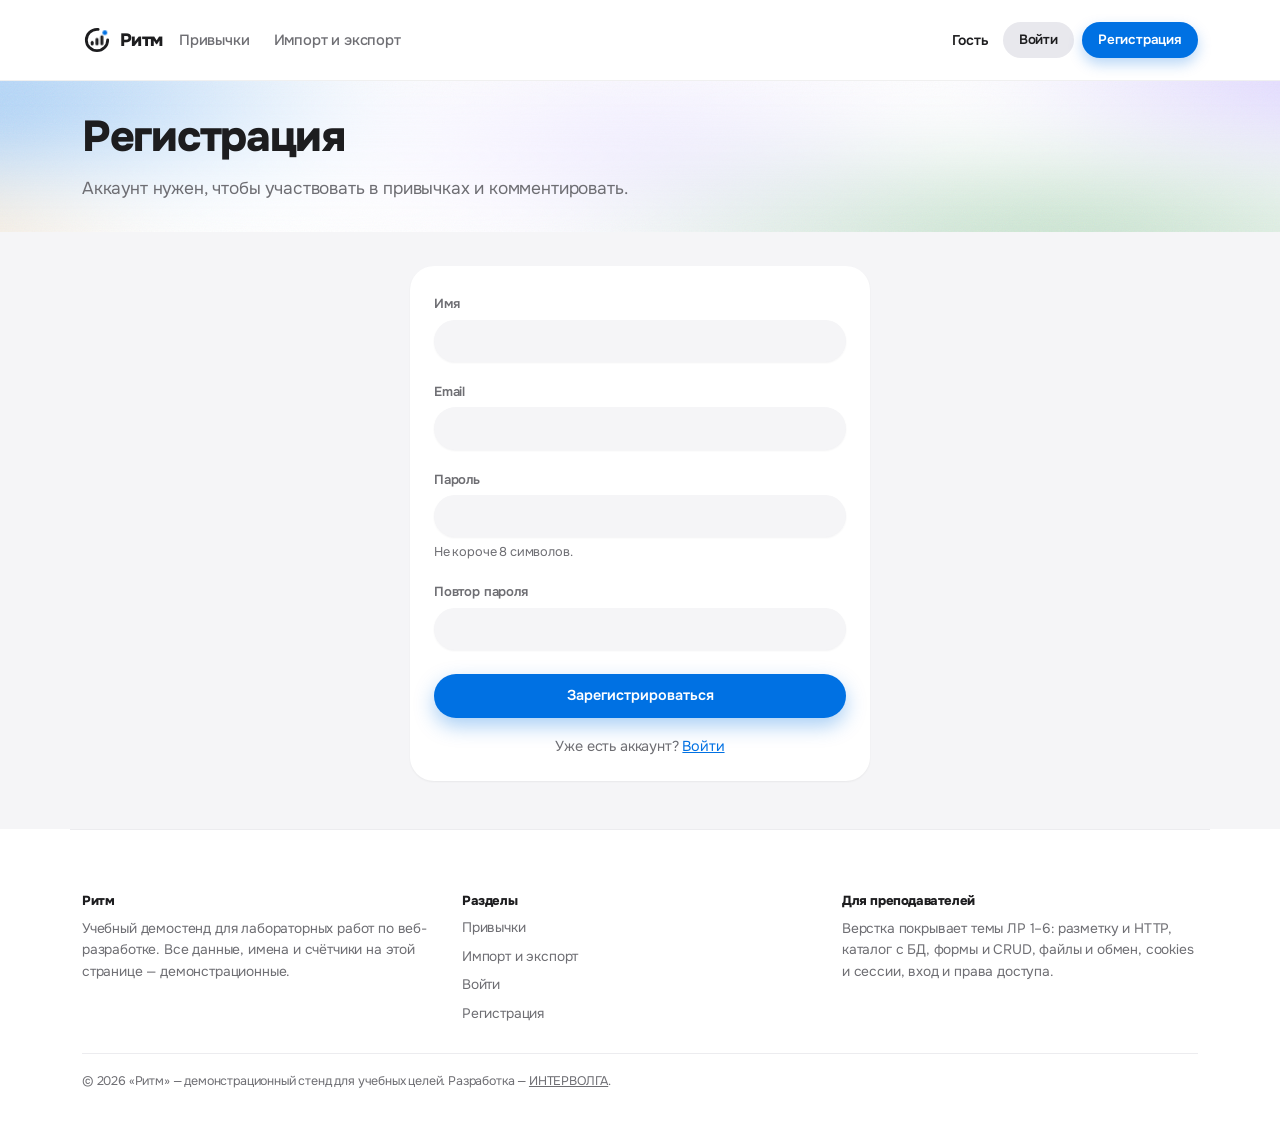
<file: LR1/Сайт/rhythm/LR1/register.html>
<!doctype html>
<html lang="ru">
<head>
<meta charset="utf-8">
<meta name="viewport" content="width=device-width, initial-scale=1">
<title>Регистрация — Ритм</title>
<link rel="icon" href="favicon.svg" type="image/svg+xml">
<link rel="stylesheet" href="assets/css/fonts.css">
<!-- Bootstrap подключается первым, тема стенда — после него и переопределяет нужное -->
<link rel="stylesheet" href="assets/css/bootstrap.min.css">
<link rel="stylesheet" href="assets/css/theme.css">
</head>
<body id="top">

<header class="page-head navbar navbar-expand-lg">
  <div class="container head-inner d-flex flex-wrap align-items-center gap-3">
    <a class="brand d-inline-flex align-items-center gap-2" href="index.html" aria-label="Ритм — на главную">
      <svg width="34" height="34" class="logo-mark" viewBox="0 0 34 34" aria-hidden="true" focusable="false">
        <circle class="cycle" cx="17" cy="17" r="12.1" fill="none" stroke="currentColor" stroke-width="3.2" stroke-linecap="round"/>
        <g class="beats" fill="currentColor">
          <rect x="9.8" y="18" width="3.4" height="5" rx="1.7"/>
          <rect x="15.3" y="14.5" width="3.4" height="8.5" rx="1.7"/>
          <rect x="20.8" y="11.5" width="3.4" height="11.5" rx="1.7"/>
        </g>
        <circle class="beat-now" cx="25.9" cy="8.8" r="2.7" fill="var(--accent)"/>
      </svg>
      <span class="brand-name">Ритм</span>
    </a>
    <nav aria-label="Основное меню">
      <ul class="nav mainnav gap-4">
        <li class="nav-item"><a class="nav-link" href="index.html">Привычки</a></li>
        <li class="nav-item"><a class="nav-link" href="exchange.html">Импорт и экспорт</a></li>
      </ul>
    </nav>
    <div class="userbox d-flex align-items-center gap-2 ms-auto">
      <span class="who">Гость</span>
      <a class="btn btn-neutral btn-sm" href="login.html">Войти</a>
      <a class="btn btn-primary btn-sm" href="register.html">Регистрация</a>
    </div>
  </div>
</header>

<main class="page">

<section class="hero hero--compact">
  <div class="container hero-inner">
    <h1>Регистрация</h1>
    <p>Аккаунт нужен, чтобы участвовать в привычках и комментировать.</p>
  </div>
  <div class="hero-spacer"></div>
</section>

<section class="band">
  <div class="container page-body">
    <form class="panel auth-panel" action="register.html" method="post">
      <div class="mb-3">
        <label class="form-label" for="reg-name">Имя</label>
        <input class="form-control" id="reg-name" name="name" type="text" autocomplete="name" required>
      </div>
      <div class="mb-3">
        <label class="form-label" for="reg-email">Email</label>
        <input class="form-control" id="reg-email" name="email" type="email" autocomplete="email" required>
      </div>
      <div class="mb-3">
        <label class="form-label" for="reg-password">Пароль</label>
        <input class="form-control" id="reg-password" name="password" type="password" autocomplete="new-password" required aria-describedby="reg-password-help">
        <div class="form-text" id="reg-password-help">Не короче 8 символов.</div>
      </div>
      <div class="mb-4">
        <label class="form-label" for="reg-password2">Повтор пароля</label>
        <input class="form-control" id="reg-password2" name="password_confirm" type="password" autocomplete="new-password" required>
      </div>
      <div class="d-grid">
        <button type="button" class="btn btn-primary justify-content-center">Зарегистрироваться</button>
      </div>
      <p class="auth-alt">Уже есть аккаунт? <a href="login.html">Войти</a></p>
    </form>
  </div>
</section>

</main>

<footer class="pagefoot">
  <div class="container">
    <div class="foot-grid row g-4">
      <div class="col-12 col-md-4">
        <h2>Ритм</h2>
        <p>Учебный демостенд для лабораторных работ по веб-разработке. Все данные, имена и счётчики на этой странице — демонстрационные.</p>
      </div>
      <div class="col-12 col-md-4">
        <h2>Разделы</h2>
        <ul class="list-unstyled d-flex flex-column gap-2">
          <li><a href="index.html">Привычки</a></li>
          <li><a href="exchange.html">Импорт и экспорт</a></li>
          <li><a href="login.html">Войти</a></li>
          <li><a href="register.html">Регистрация</a></li>
        </ul>
      </div>
      <div class="col-12 col-md-4">
        <h2>Для преподавателей</h2>
        <p>Верстка покрывает темы ЛР 1–6: разметку и HTTP, каталог с БД, формы и CRUD, файлы и обмен, cookies и сессии, вход и права доступа.</p>
      </div>
    </div>
    <p class="foot-bottom">© 2026 «Ритм» — демонстрационный стенд для учебных целей. Разработка — <a href="https://www.intervolga.ru/">ИНТЕРВОЛГА</a>.</p>
  </div>
</footer>

<a class="to-top" href="#top" id="to-top" aria-label="Наверх страницы">
  <svg width="24" height="24" class="icon" viewBox="0 0 24 24" aria-hidden="true" focusable="false"><path d="M12 19V6M6 12l6-6 6 6"/></svg>
</a>

<script src="assets/js/to-top.js"></script>

</body>
</html>
</file>
<file: LR1/Сайт/rhythm/LR1/assets/css/fonts.css>
/* Шрифты стенда, скачанные с Google Fonts и поставляемые локально (§13 ТЗ: без внешних ресурсов).
   Onest и Roboto Mono — вариативные: один файл покрывает все нужные начертания.
   Наборы: кириллица и латиница с расширениями. Лицензии: fonts/OFL-*.txt. */

/* Onest, cyrillic-ext */
@font-face{font-family:"Onest";font-style:normal;font-weight:400 900;font-display:swap;
  src:url("fonts/onest-cyrillic-ext.woff2") format("woff2");
  unicode-range:U+0460-052F, U+1C80-1C8A, U+20B4, U+2DE0-2DFF, U+A640-A69F, U+FE2E-FE2F;}

/* Onest, cyrillic */
@font-face{font-family:"Onest";font-style:normal;font-weight:400 900;font-display:swap;
  src:url("fonts/onest-cyrillic.woff2") format("woff2");
  unicode-range:U+0301, U+0400-045F, U+0490-0491, U+04B0-04B1, U+2116;}

/* Onest, latin-ext */
@font-face{font-family:"Onest";font-style:normal;font-weight:400 900;font-display:swap;
  src:url("fonts/onest-latin-ext.woff2") format("woff2");
  unicode-range:U+0100-02BA, U+02BD-02C5, U+02C7-02CC, U+02CE-02D7, U+02DD-02FF, U+0304, U+0308, U+0329, U+1D00-1DBF, U+1E00-1E9F, U+1EF2-1EFF, U+2020, U+20A0-20AB, U+20AD-20C0, U+2113, U+2C60-2C7F, U+A720-A7FF;}

/* Onest, latin */
@font-face{font-family:"Onest";font-style:normal;font-weight:400 900;font-display:swap;
  src:url("fonts/onest-latin.woff2") format("woff2");
  unicode-range:U+0000-00FF, U+0131, U+0152-0153, U+02BB-02BC, U+02C6, U+02DA, U+02DC, U+0304, U+0308, U+0329, U+2000-206F, U+20AC, U+2122, U+2191, U+2193, U+2212, U+2215, U+FEFF, U+FFFD;}

/* Roboto Mono, cyrillic-ext */
@font-face{font-family:"Roboto Mono";font-style:normal;font-weight:400 600;font-display:swap;
  src:url("fonts/roboto-mono-cyrillic-ext.woff2") format("woff2");
  unicode-range:U+0460-052F, U+1C80-1C8A, U+20B4, U+2DE0-2DFF, U+A640-A69F, U+FE2E-FE2F;}

/* Roboto Mono, cyrillic */
@font-face{font-family:"Roboto Mono";font-style:normal;font-weight:400 600;font-display:swap;
  src:url("fonts/roboto-mono-cyrillic.woff2") format("woff2");
  unicode-range:U+0301, U+0400-045F, U+0490-0491, U+04B0-04B1, U+2116;}

/* Roboto Mono, latin-ext */
@font-face{font-family:"Roboto Mono";font-style:normal;font-weight:400 600;font-display:swap;
  src:url("fonts/roboto-mono-latin-ext.woff2") format("woff2");
  unicode-range:U+0100-02BA, U+02BD-02C5, U+02C7-02CC, U+02CE-02D7, U+02DD-02FF, U+0304, U+0308, U+0329, U+1D00-1DBF, U+1E00-1E9F, U+1EF2-1EFF, U+2020, U+20A0-20AB, U+20AD-20C0, U+2113, U+2C60-2C7F, U+A720-A7FF;}

/* Roboto Mono, latin */
@font-face{font-family:"Roboto Mono";font-style:normal;font-weight:400 600;font-display:swap;
  src:url("fonts/roboto-mono-latin.woff2") format("woff2");
  unicode-range:U+0000-00FF, U+0131, U+0152-0153, U+02BB-02BC, U+02C6, U+02DA, U+02DC, U+0304, U+0308, U+0329, U+2000-206F, U+20AC, U+2122, U+2191, U+2193, U+2212, U+2215, U+FEFF, U+FFFD;}
</file>
<file: LR1/Сайт/rhythm/LR1/assets/css/theme.css>
/* Тема «Ритм» поверх Bootstrap 5.3.
   Файл только дополняет и переопределяет bootstrap.min.css и подключается после него.
   Разделы: переменные -> база -> шапка -> герой -> фильтр -> кнопки ->
   карточки -> пагинация -> недавние -> подвал -> кнопка «наверх» ->
   прочие компоненты Bootstrap -> внутренние страницы -> альтернативные состояния -> адаптив.
   Все элементы собраны на одной странице: ui-kit.html. */

/* ---------- 1. Переменные темы и настройка переменных Bootstrap ---------- */
:root{
  /* Фирменная палитра стенда */
  --bg:#ffffff;
  --band:#f5f5f7;
  --ink:#1d1d1f;
  --muted:#6e6e73;
  --accent:#0071e3;
  --purple:#7d5cff;
  --positive:#1f8a3b;
  --amber:#c9770a;
  --danger:#d70015;

  /* Те же значения, но для встроенных механизмов Bootstrap */
  --bs-body-bg:var(--bg);
  --bs-body-color:#1d1d1f;
  --bs-body-font-family:"Onest",system-ui,-apple-system,"Segoe UI",sans-serif;
  --bs-body-font-size:17px;
  --bs-body-line-height:1.5;
  --bs-font-monospace:"Roboto Mono",ui-monospace,Consolas,monospace;
  --bs-link-color-rgb:0,113,227;
  --bs-link-hover-color-rgb:0,113,227;
  --bs-border-color:#ececef;
  --bs-emphasis-color:#1d1d1f;
  --bs-secondary-color:#6e6e73;
  --bs-secondary-bg:#e8e8ed;
  --bs-tertiary-bg:#f5f5f7;
  --bs-code-color:#a4136a;

  /* Смысловые цвета Bootstrap = палитра стенда */
  --bs-primary:#0071e3;   --bs-primary-rgb:0,113,227;
  --bs-success:#1f8a3b;   --bs-success-rgb:31,138,59;
  --bs-danger:#d70015;    --bs-danger-rgb:215,0,21;
  --bs-warning:#c9770a;   --bs-warning-rgb:201,119,10;
  --bs-info:#7d5cff;      --bs-info-rgb:125,92,255;
  --bs-primary-bg-subtle:#e5f1ff; --bs-primary-text-emphasis:#003d7a; --bs-primary-border-subtle:#e5f1ff;
  --bs-success-bg-subtle:#e6f6ea; --bs-success-text-emphasis:#0d3d20; --bs-success-border-subtle:#e6f6ea;
  --bs-danger-bg-subtle:#fbe7e6;  --bs-danger-text-emphasis:#7a0e0e;  --bs-danger-border-subtle:#fbe7e6;
  --bs-warning-bg-subtle:#fbeedc; --bs-warning-text-emphasis:#5c3604; --bs-warning-border-subtle:#fbeedc;
  --bs-info-bg-subtle:#efeaff;    --bs-info-text-emphasis:#3a2a80;    --bs-info-border-subtle:#efeaff;
  --bs-form-valid-color:#1f8a3b;  --bs-form-valid-border-color:#1f8a3b;
  --bs-form-invalid-color:#d70015; --bs-form-invalid-border-color:#d70015;

  /* Скругления: мягче, чем у Bootstrap по умолчанию */
  --bs-border-radius:14px;
  --bs-border-radius-sm:10px;
  --bs-border-radius-lg:20px;
  --bs-border-radius-xl:24px;
  --bs-border-radius-pill:980px;
}

/* ---------- 2. База ---------- */
html{scroll-behavior:smooth;}
body{letter-spacing:-.01em;}
h1,h2,h3{text-wrap:balance;font-weight:800;margin:0;letter-spacing:-.03em;line-height:1.04;}
h4,h5,h6{text-wrap:balance;font-weight:700;margin:0;letter-spacing:-.02em;line-height:1.2;}
.lead{font-size:1.15rem;color:var(--muted);}
hr{color:#e2e2e7;opacity:1;}
kbd{border-radius:6px;}
.mono{font-family:var(--bs-font-monospace);font-variant-numeric:tabular-nums;letter-spacing:0;}
.icon{width:1.1em;height:1.1em;vertical-align:-.18em;stroke-width:1.8;fill:none;stroke:currentColor;stroke-linecap:round;stroke-linejoin:round;flex:none;}

/* Единое кольцо фокуса вместо разнородных подсветок Bootstrap */
:focus{outline:none;}
:focus-visible{outline:2px solid var(--accent);outline-offset:2px;border-radius:6px;box-shadow:0 0 0 5px rgba(0,113,227,.28);}

/* flow-root: отступ последнего блока не «проваливается» за край полосы */
.band{background:var(--band);display:flow-root;}
main.page{max-width:none;margin:0;padding:0;}

@keyframes fadeUp{from{opacity:0;transform:translateY(16px);}to{opacity:1;transform:translateY(0);}}
@keyframes drift{0%,100%{transform:translate(0,0) scale(1);}33%{transform:translate(-3%,2.5%) scale(1.08);}66%{transform:translate(3.5%,-4%) scale(1.05);}}
@keyframes ripple{0%{opacity:.26;transform:scale(.4);}100%{opacity:0;transform:scale(1.2);}}
@keyframes cycle{0%{stroke-dashoffset:58;}100%{stroke-dashoffset:0;}}
@keyframes beat{0%{transform:scaleY(0);}100%{transform:scaleY(1);}}
@keyframes beat-pop{0%{transform:scale(0);}60%{transform:scale(1.25);}100%{transform:scale(1);}}
.fade{animation:fadeUp .5s cubic-bezier(.2,.7,.2,1) both;}
@media (prefers-reduced-motion:reduce){
  *,*::before,*::after{animation-duration:.001ms !important;animation-iteration-count:1 !important;transition-duration:.001ms !important;scroll-behavior:auto !important;}
}

/* ---------- 3. Шапка: только фирменное оформление поверх Bootstrap navbar ---------- */
.page-head{position:sticky;top:0;z-index:8;background:rgba(255,255,255,.78);
  -webkit-backdrop-filter:saturate(180%) blur(18px);backdrop-filter:saturate(180%) blur(18px);
  border-bottom:1px solid rgba(0,0,0,.06);}
.head-inner{padding-top:14px;padding-bottom:14px;}
.brand{color:var(--ink);text-decoration:none;}
.brand:hover{color:var(--ink);}
.brand-name{font-weight:800;font-size:1.12rem;letter-spacing:-.03em;}
.logo-mark{width:30px;height:30px;flex:none;}
.logo-mark .cycle{stroke-dasharray:58 200;animation:cycle 1.1s cubic-bezier(.2,.7,.2,1) both;}
.logo-mark .beats rect{transform-box:fill-box;transform-origin:50% 100%;animation:beat .55s cubic-bezier(.2,.9,.3,1) both;}
.logo-mark .beats rect:nth-child(2){animation-delay:.09s;}
.logo-mark .beats rect:nth-child(3){animation-delay:.18s;}
.logo-mark .beat-now{transform-box:fill-box;transform-origin:50% 50%;animation:beat-pop .5s cubic-bezier(.2,.9,.3,1) .5s both;}

.mainnav{font-size:.92rem;}
.mainnav .nav-link{padding:0;text-decoration:none;color:var(--muted);font-weight:500;}
.mainnav .nav-link:hover{color:var(--ink);}
.mainnav .nav-link[aria-current]{color:var(--ink);font-weight:600;}

.userbox{font-size:.88rem;color:var(--muted);}
.userbox .who{color:var(--ink);font-weight:600;margin-right:6px;}
.userbox .btn{box-shadow:none;}
.userbox .btn-primary{box-shadow:0 6px 14px rgba(0,113,227,.28);}

/* ---------- 4. Герой ---------- */
.hero{position:relative;overflow:hidden;isolation:isolate;}
.hero::before{content:"";position:absolute;inset:-25%;z-index:-2;filter:blur(56px);animation:drift 9s ease-in-out infinite;
  background:
    radial-gradient(36% 40% at 14% 24%, color-mix(in srgb, var(--accent) 78%, transparent), transparent 68%),
    radial-gradient(32% 38% at 88% 10%, color-mix(in srgb, var(--purple) 74%, transparent), transparent 68%),
    radial-gradient(40% 44% at 72% 92%, color-mix(in srgb, var(--positive) 68%, transparent), transparent 68%),
    radial-gradient(30% 34% at 6% 90%, color-mix(in srgb, var(--amber) 66%, transparent), transparent 66%),
    radial-gradient(26% 30% at 50% 45%, color-mix(in srgb, var(--purple) 30%, transparent), transparent 70%),
    #ffffff;}
.hero::after{content:"";position:absolute;inset:0;z-index:-1;opacity:.55;mix-blend-mode:overlay;pointer-events:none;
  background-image:url('data:image/svg+xml;utf8,<svg xmlns="http://www.w3.org/2000/svg" width="180" height="180"><filter id="n"><feTurbulence type="fractalNoise" baseFrequency="0.9" numOctaves="2" stitchTiles="stitch"/></filter><rect width="100%25" height="100%25" filter="url(%23n)" opacity="0.4"/></svg>');}
.hero-inner{position:relative;padding-top:68px;}
.hero h1{font-size:clamp(2.3rem,4.6vw,3.5rem);max-width:19ch;}
.hero h1 em{font-style:normal;font-weight:400;color:var(--muted);}
.hero p{color:var(--muted);font-size:1.08rem;max-width:50ch;margin:16px 0 0;}
.hero-spacer{height:42px;}

/* ---------- 5. Фильтр каталога ---------- */
.filterbar{padding:30px 0 22px;border-bottom:1px solid #e2e2e7;margin-bottom:20px;}
.form-label{margin-bottom:6px;font-weight:600;color:var(--muted);font-size:.82rem;}
.field{font-size:.82rem;min-width:150px;}
.field .form-label{margin-bottom:0;}

/* Поля: «таблетка» без рамки вместо прямоугольника Bootstrap */
.form-control,.form-select{font-size:.92rem;padding:10px 14px;border:none;background-color:#fff;color:var(--ink);
  border-radius:980px;box-shadow:0 1px 2px rgba(29,29,31,.05);}
.form-control:focus,.form-select:focus{border-color:transparent;box-shadow:0 1px 2px rgba(29,29,31,.05);}
.form-control::placeholder{color:#a1a1a6;}
.form-select{padding-right:34px;background-position:right 14px center;}

.field--range{min-width:210px;}
.range-inputs .form-control{width:100%;min-width:0;}
.range-inputs .dash{color:var(--muted);}

.field--check{min-width:auto;padding-bottom:10px;padding-left:0;margin-bottom:0;}
.field--check .form-check-input{float:none;margin:0;width:18px;height:18px;flex:none;}
.field--check .form-check-label{font-weight:500;color:var(--ink);font-size:.88rem;}

.count-note{font-size:.86rem;color:var(--muted);margin:0;}
.count-note b{color:var(--ink);}

/* Строка сортировки под фильтром */
.listbar{gap:16px;padding:0 0 20px;}
.listbar .field{min-width:auto;}
.listbar .field .form-label{white-space:nowrap;}

/* ---------- 6. Кнопки ---------- */
.btn{
  --bs-btn-padding-x:22px;
  --bs-btn-padding-y:11px;
  --bs-btn-font-size:.9rem;
  --bs-btn-font-weight:600;
  --bs-btn-border-width:0;
  --bs-btn-border-radius:980px;
  --bs-btn-focus-box-shadow:0 0 0 5px rgba(0,113,227,.28);
  --bs-btn-active-shadow:none;
  /* Цвета здесь не задаются: их дают варианты ниже, а .btn-link и прочие варианты Bootstrap остаются рабочими */
  display:inline-flex;align-items:center;gap:6px;text-decoration:none;
  position:relative;overflow:hidden;isolation:isolate;
  transition:box-shadow .28s cubic-bezier(.2,.7,.2,1);
}
/* Наведение и нажатие показываются наложением и тенью, а не сменой фона */
.btn::after{content:"";position:absolute;inset:0;z-index:-1;border-radius:inherit;background:currentColor;opacity:0;transform:scale(.4);
  pointer-events:none;transition:opacity .25s ease,transform .3s cubic-bezier(.2,.7,.2,1);}
.btn:hover::after{opacity:.1;transform:scale(1);}
.btn:active::after{animation:ripple .55s cubic-bezier(.2,.7,.2,1);}
.btn-sm{--bs-btn-padding-x:16px;--bs-btn-padding-y:8px;--bs-btn-font-size:.84rem;}
.btn-lg{--bs-btn-padding-x:28px;--bs-btn-padding-y:14px;--bs-btn-font-size:1rem;}
.btn:disabled,.btn.disabled{box-shadow:none;}
/* Круглая кнопка-иконка. Подписи нет, поэтому имя действия обязательно в aria-label и title */
.btn-icon{--bs-btn-padding-x:0;--bs-btn-padding-y:0;width:42px;height:42px;justify-content:center;flex:none;}
.btn-icon svg{width:18px;height:18px;stroke-width:2;}
.btn-link{text-decoration:underline;}

.btn-primary{--bs-btn-bg:var(--accent);--bs-btn-hover-bg:var(--accent);--bs-btn-active-bg:var(--accent);
  --bs-btn-color:#fff;--bs-btn-hover-color:#fff;--bs-btn-active-color:#fff;--bs-btn-disabled-bg:var(--accent);--bs-btn-disabled-color:#fff;
  --bs-btn-active-shadow:0 4px 12px rgba(0,113,227,.3),0 0 0 3px rgba(0,113,227,.2),inset 0 2px 8px rgba(0,0,0,.22);
  box-shadow:0 8px 20px rgba(0,113,227,.34);}
.btn-primary:hover{box-shadow:0 8px 20px rgba(0,113,227,.34),0 0 0 6px rgba(0,113,227,.17);}

.btn-positive{--bs-btn-bg:var(--positive);--bs-btn-hover-bg:var(--positive);--bs-btn-active-bg:var(--positive);
  --bs-btn-color:#fff;--bs-btn-hover-color:#fff;--bs-btn-active-color:#fff;--bs-btn-disabled-bg:var(--positive);--bs-btn-disabled-color:#fff;
  --bs-btn-active-shadow:0 4px 12px rgba(31,138,59,.3),0 0 0 3px rgba(31,138,59,.2),inset 0 2px 8px rgba(0,0,0,.22);
  box-shadow:0 8px 20px rgba(31,138,59,.34);}
.btn-positive:hover{box-shadow:0 8px 20px rgba(31,138,59,.34),0 0 0 6px rgba(31,138,59,.17);}

.btn-neutral{--bs-btn-bg:#e8e8ed;--bs-btn-hover-bg:#e8e8ed;--bs-btn-active-bg:#e8e8ed;
  --bs-btn-color:var(--ink);--bs-btn-hover-color:var(--ink);--bs-btn-active-color:var(--ink);
  --bs-btn-disabled-bg:#e8e8ed;--bs-btn-disabled-color:var(--ink);
  --bs-btn-active-shadow:0 0 0 3px rgba(29,29,31,.12),inset 0 2px 8px rgba(29,29,31,.18);}
.btn-neutral:hover{box-shadow:0 0 0 6px rgba(29,29,31,.09);}

.btn-danger{--bs-btn-bg:transparent;--bs-btn-hover-bg:transparent;--bs-btn-active-bg:transparent;
  --bs-btn-color:var(--danger);--bs-btn-hover-color:var(--danger);--bs-btn-active-color:var(--danger);
  --bs-btn-disabled-bg:transparent;--bs-btn-disabled-color:var(--danger);
  --bs-btn-active-shadow:inset 0 0 0 1.5px var(--danger),0 0 0 3px rgba(215,0,21,.18),inset 0 2px 8px rgba(215,0,21,.18);
  box-shadow:inset 0 0 0 1.5px var(--danger);}
.btn-danger:hover{box-shadow:inset 0 0 0 1.5px var(--danger),0 0 0 6px rgba(215,0,21,.14);}
.btn-danger.solid{--bs-btn-bg:var(--danger);--bs-btn-hover-bg:var(--danger);--bs-btn-active-bg:var(--danger);
  --bs-btn-color:#fff;--bs-btn-hover-color:#fff;--bs-btn-active-color:#fff;
  --bs-btn-disabled-bg:var(--danger);--bs-btn-disabled-color:#fff;
  --bs-btn-active-shadow:0 4px 12px rgba(215,0,21,.3),0 0 0 3px rgba(215,0,21,.2),inset 0 2px 8px rgba(0,0,0,.22);
  box-shadow:0 8px 20px rgba(215,0,21,.34);}
.btn-danger.solid:hover{box-shadow:0 8px 20px rgba(215,0,21,.34),0 0 0 6px rgba(215,0,21,.17);}

/* ---------- 7. Карточки: Bootstrap задаёт основу, тема — уникальную медиа-композицию ---------- */
/* Сетка каталога — стандартный row/col Bootstrap с фирменным шагом 22px */
.cards{--bs-gutter-x:22px;--bs-gutter-y:22px;padding:6px 0 48px;}
.card{
  --bs-card-bg:#fff;
  --bs-card-border-width:0;
  --bs-card-border-radius:24px;
  --bs-card-inner-border-radius:24px;
  overflow:hidden;box-shadow:0 1px 2px rgba(29,29,31,.06);transition:box-shadow .22s ease;}
.card:hover{box-shadow:0 22px 46px rgba(29,29,31,.14);}

/* Широкая карточка: Bootstrap меняет направление, тема задаёт уникальное соотношение медиа и текста. */
@media (min-width:992px){
  .card--wide .card-media,.card--wide-rev .card-media{width:44%;aspect-ratio:auto;}
  .card--wide .card-body,.card--wide-rev .card-body{flex:1;justify-content:center;}
}

.card-media{position:relative;aspect-ratio:16/10;overflow:hidden;background:var(--cat-tint,var(--band));}
.card-media img{position:absolute;inset:0;width:100%;height:100%;object-fit:cover;transition:transform .4s ease;}
.card:hover .card-media img{transform:scale(1.055);}

[data-cat="health"]{--cat:var(--accent);--cat-tint:#e5f1ff;}
[data-cat="study"]{--cat:var(--purple);--cat-tint:#efeaff;}
[data-cat="sport"]{--cat:var(--positive);--cat-tint:#e6f6ea;}
[data-cat="home"]{--cat:var(--amber);--cat-tint:#fbeedc;}

.media-chip{position:absolute;top:14px;left:14px;z-index:2;display:inline-flex;align-items:center;gap:6px;
  background:rgba(29,29,31,.6);backdrop-filter:blur(6px);color:#fff;font-size:.72rem;font-weight:700;
  padding:6px 12px 6px 8px;border-radius:980px;text-transform:uppercase;letter-spacing:.03em;}
.media-chip svg{width:13px;height:13px;stroke-width:2.2;}

.card-body{padding:22px 24px 26px;}
.card-title{margin-bottom:0;font-size:1.2rem;font-weight:700;letter-spacing:-.02em;}
.card-title a{color:var(--ink);text-decoration:none;}
.card-title a:hover{color:var(--ink);text-decoration:underline;}
.habit-icon{width:34px;height:34px;border-radius:11px;flex:none;display:flex;align-items:center;justify-content:center;
  background:var(--cat-tint,var(--band));color:var(--cat,var(--accent));}
.habit-icon svg{width:19px;height:19px;stroke-width:2;}
.card-meta{display:flex;gap:10px;flex-wrap:wrap;font-size:.78rem;color:var(--muted);margin:0;}
.card-meta .cat-name{font-weight:700;color:var(--cat,var(--ink));}
.card .desc{font-size:.9rem;color:var(--muted);margin:0;}

.counters{font-size:.8rem;color:var(--muted);}
.counters b{display:block;font-size:1.1rem;color:var(--ink);font-weight:800;}
.card-actions{gap:8px;}
.last-done{margin:0;font-size:.78rem;color:var(--muted);}

/* Кнопка «+1» с личным счётчиком в бейдже — «positioned badge» Bootstrap.
   Бейдж выходит за край кнопки, поэтому обрезку снимаем, а рябь при нажатии
   не раздуваем больше самой кнопки. */
.btn-count{overflow:visible;margin-right:12px;}
.btn-count:active::after{animation-name:ripple-inside;}
@keyframes ripple-inside{0%{opacity:.26;transform:scale(.4);}100%{opacity:0;transform:scale(1);}}
.btn-count .badge{z-index:1;min-width:22px;padding:.4em .6em;font-size:.7rem;letter-spacing:0;
  font-variant-numeric:tabular-nums;box-shadow:0 0 0 2px #fff;}

.comments{padding-top:6px;border-top:1px solid #ececef;}
.comment{font-size:.85rem;}
.comment .meta{font-size:.76rem;color:var(--muted);margin-bottom:2px;}
.comment .who{font-weight:600;color:var(--ink);}
.all-comments{font-size:.85rem;font-weight:600;text-decoration:none;}

.empty-state{background:#fff;border-radius:24px;padding:46px 28px;text-align:center;box-shadow:0 1px 2px rgba(29,29,31,.06);margin:6px 0 48px;}
.empty-state h2{font-size:1.15rem;margin-bottom:8px;}
.empty-state p{color:var(--muted);font-size:.9rem;margin:0 0 18px;}

/* ---------- 8. Пагинация ---------- */
.pager{padding:0 0 48px;}
.pagination{
  --bs-pagination-padding-x:0;
  --bs-pagination-padding-y:0;
  --bs-pagination-font-size:.85rem;
  --bs-pagination-border-width:0;
  --bs-pagination-border-radius:50%;
  --bs-pagination-bg:#fff;
  --bs-pagination-color:var(--ink);
  --bs-pagination-hover-bg:#fff;
  --bs-pagination-hover-color:var(--ink);
  --bs-pagination-focus-bg:#fff;
  --bs-pagination-focus-box-shadow:none;
  --bs-pagination-active-bg:var(--ink);
  --bs-pagination-active-color:#fff;
  --bs-pagination-disabled-bg:#fff;
  --bs-pagination-disabled-color:#c7c7cc;
  gap:6px;margin:0;}
.page-link{width:34px;height:34px;display:inline-flex;align-items:center;justify-content:center;border-radius:50%;text-decoration:none;}
.page-item.active .page-link{font-weight:700;}
/* Bootstrap стягивает соседние кнопки на толщину рамки — рамки нет, шаг задаёт gap */
.page-item:not(:first-child) .page-link{margin-left:0;}

/* ---------- 9. Уникальная горизонтальная лента недавно просмотренных ---------- */
.recent{padding:8px 0 48px;}
.recent h2,.recent .recent-title{font-size:.78rem;text-transform:uppercase;letter-spacing:.06em;color:var(--muted);margin-bottom:16px;font-weight:700;}
/* Список и кнопка очистки в одну строку; на узком экране кнопка переносится под список */
.recent-row .btn-icon{margin-left:auto;}
/* Лента занимает всю ширину до кнопки и прокручивается внутри себя, а не переносится.
   Отрицательные поля с таким же отступом не дают прокрутке обрезать тени элементов. */
.recent-list{--fade-l:0px;--fade-r:0px;display:flex;flex:1 1 auto;min-width:0;gap:14px;flex-wrap:nowrap;
  margin:-6px -4px;padding:6px 4px;overflow-x:auto;overscroll-behavior-x:contain;scrollbar-width:thin;
  -webkit-mask-image:linear-gradient(to right,transparent 0,#000 var(--fade-l),#000 calc(100% - var(--fade-r)),transparent 100%);
  mask-image:linear-gradient(to right,transparent 0,#000 var(--fade-l),#000 calc(100% - var(--fade-r)),transparent 100%);}
.recent-list li{flex:none;display:flex;align-items:center;gap:9px;font-size:.88rem;white-space:nowrap;background:#fff;border-radius:980px;padding:6px 16px 6px 6px;box-shadow:0 1px 2px rgba(29,29,31,.06);}
/* Классы ставит assets/js/recent-scroll.js: край, за которым есть ещё элементы, растворяется */
.recent-list.can-scroll-left{--fade-l:36px;}
.recent-list.can-scroll-right{--fade-r:36px;}
.recent-list.is-draggable{cursor:grab;}
.recent-list.is-dragging{cursor:grabbing;user-select:none;}
.recent-list img{-webkit-user-drag:none;}
.recent .rthumb{width:30px;height:30px;border-radius:50%;overflow:hidden;flex:none;background:var(--band);}
.recent .rthumb img{width:100%;height:100%;object-fit:cover;}
.recent-list a{color:var(--ink);text-decoration:none;font-weight:500;}
.recent .empty-note{font-size:.88rem;color:var(--muted);margin:0;}

/* ---------- 10. Подвал ---------- */
.pagefoot{font-size:.82rem;color:var(--muted);}
.pagefoot > .container{padding-top:28px;padding-bottom:40px;border-top:1px solid #ececef;}
.foot-grid{padding-top:36px;}
.foot-grid h2{font-size:.82rem;margin-bottom:10px;color:var(--ink);}
.foot-grid p{margin:0;font-size:.86rem;color:var(--muted);line-height:1.55;}
.foot-grid ul{margin:0;}
.foot-grid a{color:var(--muted);text-decoration:none;font-size:.86rem;}
.foot-grid a:hover{color:var(--ink);}
.foot-bottom{margin:28px 0 0;padding-top:18px;border-top:1px solid #ececef;font-size:.78rem;color:var(--muted);}
.foot-bottom a{color:var(--muted);}
.foot-bottom a:hover{color:var(--ink);}

/* ---------- 11. Кнопка «наверх» ---------- */
.to-top{position:fixed;right:24px;bottom:24px;z-index:9;width:48px;height:48px;border-radius:50%;
  display:flex;align-items:center;justify-content:center;background:#fff;color:var(--ink);
  box-shadow:0 8px 24px rgba(29,29,31,.18);opacity:0;visibility:hidden;transform:translateY(12px);
  transition:opacity .25s ease,transform .25s cubic-bezier(.2,.7,.2,1),visibility .25s,box-shadow .25s ease;}
.to-top.is-visible{opacity:1;visibility:visible;transform:none;}
.to-top:hover{color:var(--ink);box-shadow:0 12px 30px rgba(29,29,31,.24);}
.to-top:active{box-shadow:0 4px 14px rgba(29,29,31,.2),inset 0 2px 8px rgba(29,29,31,.16);}
.to-top svg{width:20px;height:20px;stroke-width:2.2;}

/* ---------- 12. Прочие компоненты Bootstrap ---------- */
/* Нужны формам, админке и служебным страницам. Показаны в ui-kit.html. */

/* Белая панель для форм и групп контента */
.panel{background:#fff;border-radius:24px;padding:24px;box-shadow:0 1px 2px rgba(29,29,31,.06);}
/* На белой поверхности белые поля сливаются с фоном — подкрашиваем их цветом полосы */
:is(.panel,.card,.modal-content) :is(.form-control,.form-select):not(:disabled):not([readonly]){background-color:var(--band);}

/* Флажки, переключатели, радиокнопки, ползунок */
.form-check-input{border-color:#c7c7cc;}
.form-check-input:checked{background-color:var(--accent);border-color:var(--accent);}
.form-check-input:focus{box-shadow:none;border-color:#c7c7cc;}
.form-check-input:checked:focus{border-color:var(--accent);}
.form-switch .form-check-input:focus:not(:checked){--bs-form-switch-bg:url("data:image/svg+xml,%3csvg xmlns='http://www.w3.org/2000/svg' viewBox='-4 -4 8 8'%3e%3ccircle r='3' fill='rgba%280, 0, 0, 0.25%29'/%3e%3c/svg%3e");}
.form-check-label{font-size:.92rem;}
.form-range::-webkit-slider-thumb{background-color:var(--accent);}
.form-range::-moz-range-thumb{background-color:var(--accent);}
.form-range::-webkit-slider-runnable-track{background-color:#e2e2e7;}
.form-range::-moz-range-track{background-color:#e2e2e7;}
.form-range:focus::-webkit-slider-thumb{box-shadow:0 0 0 5px rgba(0,113,227,.28);}
.form-range:focus::-moz-range-thumb{box-shadow:0 0 0 5px rgba(0,113,227,.28);}

/* Многострочные поля и списки не делаем «таблеткой» */
textarea.form-control{border-radius:18px;min-height:110px;}
.form-select[multiple],.form-select[size]:not([size="1"]){border-radius:18px;padding-right:14px;background-image:none;}
.form-control:disabled,.form-select:disabled{background-color:#e8e8ed;color:var(--muted);box-shadow:none;}
.form-control[readonly]{background-color:#f5f5f7;box-shadow:inset 0 0 0 1px #e2e2e7;}
.form-control::file-selector-button{margin:-10px 12px -10px -14px;padding:10px 16px;border:0;
  background-color:#e8e8ed;color:var(--ink);font-weight:600;}
.form-control:hover:not(:disabled):not([readonly])::file-selector-button{background-color:#dcdce2;}
.form-control-lg{font-size:1.05rem;padding:13px 18px;}
.form-control-sm{font-size:.84rem;padding:7px 12px;}
.form-text{color:var(--muted);font-size:.8rem;margin-top:6px;}
legend{font-size:1rem;font-weight:700;letter-spacing:-.02em;margin-bottom:12px;}

/* Ошибки и успех: рамки нет, поэтому состояние рисуется внутренней обводкой */
.form-control.is-invalid,.form-select.is-invalid,
.form-control.is-invalid:focus,.form-select.is-invalid:focus{box-shadow:inset 0 0 0 1.5px var(--danger);}
.form-control.is-valid,.form-select.is-valid,
.form-control.is-valid:focus,.form-select.is-valid:focus{box-shadow:inset 0 0 0 1.5px var(--positive);}
.invalid-feedback,.valid-feedback{font-size:.8rem;font-weight:500;margin-top:6px;}

/* Группа поля с подписью или кнопкой */
.input-group{border-radius:980px;box-shadow:0 1px 2px rgba(29,29,31,.05);}
.input-group>.form-control,.input-group>.form-select{box-shadow:none;}
.input-group-text{border:0;background:#e8e8ed;color:var(--muted);font-size:.92rem;padding:10px 16px;border-radius:980px;}
.input-group>.btn{box-shadow:none;}

/* Уведомления */
.alert{--bs-alert-padding-x:18px;--bs-alert-padding-y:14px;--bs-alert-border-radius:14px;--bs-alert-margin-bottom:12px;
  font-size:.88rem;font-weight:500;}
.alert-heading{font-size:1rem;font-weight:800;margin-bottom:4px;}
.alert-link{font-weight:700;}

/* Бейджи */
.badge{--bs-badge-padding-x:.75em;--bs-badge-padding-y:.45em;--bs-badge-font-weight:700;--bs-badge-border-radius:980px;}
/* На фиолетовом фоне чёрный текст Bootstrap не проходит контраст 4,5:1 */
.text-bg-info{color:#fff !important;}

/* Таблицы: карточка со своей горизонтальной прокруткой (§14 ТЗ) */
.table-wrap{background:#fff;border-radius:18px;box-shadow:0 1px 2px rgba(29,29,31,.06);}
/* Без position абсолютные потомки (например, .visually-hidden в заголовке) выпадают из прокрутки и растягивают страницу */
.table-responsive{position:relative;}
.table{--bs-table-bg:#fff;--bs-table-border-color:#ececef;--bs-table-striped-bg:#f9f9fb;--bs-table-hover-bg:#f2f2f5;
  --bs-table-active-bg:#e5f1ff;font-size:.88rem;margin-bottom:0;}
.table>:not(caption)>*>*{padding:12px 16px;}
.table>thead th{font-size:.74rem;text-transform:uppercase;letter-spacing:.04em;color:var(--muted);font-weight:700;white-space:nowrap;}
.table>tbody>tr:last-child>*{border-bottom:0;}
.table caption{padding:12px 16px;color:var(--muted);font-size:.8rem;}

/* Навигация */
.breadcrumb{--bs-breadcrumb-margin-bottom:0;--bs-breadcrumb-divider-color:#c7c7cc;--bs-breadcrumb-item-active-color:var(--ink);font-size:.86rem;}
.breadcrumb a{color:var(--muted);text-decoration:none;}
.breadcrumb a:hover{color:var(--ink);}
.nav-pills{--bs-nav-pills-link-active-bg:var(--ink);--bs-nav-pills-border-radius:980px;gap:6px;}
.nav-pills .nav-link{color:var(--muted);font-weight:600;font-size:.88rem;padding:8px 16px;}
.nav-pills .nav-link:hover{color:var(--ink);}
.nav-pills .nav-link.active{color:#fff;}
.nav-tabs{--bs-nav-tabs-border-color:#e2e2e7;--bs-nav-tabs-border-radius:14px;
  --bs-nav-tabs-link-hover-border-color:transparent;--bs-nav-tabs-link-active-border-color:#e2e2e7 #e2e2e7 #fff;}
.nav-tabs .nav-link{color:var(--muted);font-weight:600;font-size:.88rem;padding:10px 18px;}
.nav-tabs .nav-link:hover{color:var(--ink);}
.nav-tabs .nav-link.active{color:var(--ink);}

/* Список-группа */
.list-group{--bs-list-group-border-color:#ececef;--bs-list-group-border-radius:18px;
  --bs-list-group-item-padding-x:18px;--bs-list-group-item-padding-y:12px;
  --bs-list-group-action-hover-bg:#f5f5f7;--bs-list-group-action-active-bg:#ececef;
  --bs-list-group-active-bg:var(--accent);--bs-list-group-active-border-color:var(--accent);
  --bs-list-group-disabled-color:#a1a1a6;
  font-size:.9rem;box-shadow:0 1px 2px rgba(29,29,31,.06);}

/* Прогресс */
.progress{--bs-progress-height:10px;--bs-progress-bg:#e8e8ed;--bs-progress-border-radius:980px;--bs-progress-bar-bg:var(--accent);}

/* Модальное окно (на страницах подтверждения показывается статично, без JS) */
.modal{--bs-modal-padding:24px;--bs-modal-border-width:0;--bs-modal-border-radius:24px;--bs-modal-inner-border-radius:24px;
  --bs-modal-header-border-width:0;--bs-modal-footer-border-width:0;--bs-modal-footer-gap:8px;}
.modal-content{box-shadow:0 22px 46px rgba(29,29,31,.14);}
.modal-header{padding-bottom:0;}
.modal-title{font-size:1.15rem;font-weight:800;}
.modal-body{color:var(--muted);font-size:.92rem;}
.modal-footer{padding-top:0;}

/* Раскрывающийся блок на нативном <details> — работает без JavaScript */
.disclosure{background:#fff;border-radius:18px;box-shadow:0 1px 2px rgba(29,29,31,.06);padding:14px 18px;}
.disclosure+.disclosure{margin-top:10px;}
.disclosure summary{font-weight:600;cursor:pointer;}
.disclosure[open] summary{margin-bottom:8px;}
.disclosure p{margin:0;color:var(--muted);font-size:.9rem;}

/* ---------- 13. Внутренние страницы: привычка, вход, обмен, ошибки ---------- */

/* Компактный герой и тело внутренней страницы */
.hero--compact .hero-inner{padding-top:34px;}
.hero--compact h1{font-size:clamp(1.9rem,3.8vw,2.7rem);max-width:none;}
.hero--compact .hero-spacer{height:30px;}
.back-link{display:inline-flex;align-items:center;gap:6px;margin-bottom:14px;font-size:.86rem;font-weight:600;color:var(--muted);text-decoration:none;}
.back-link:hover{color:var(--ink);}
.page-body{padding-top:34px;padding-bottom:48px;}
.section-title{font-size:1.45rem;margin-bottom:16px;}
.section-title .count{color:var(--muted);font-weight:400;}
.panel-lead{color:var(--muted);font-size:.95rem;margin:0 0 16px;}

/* Детальная страница привычки */
.habit-title .habit-icon{width:52px;height:52px;border-radius:16px;}
.habit-title .habit-icon svg{width:28px;height:28px;}
.habit-figure{margin:0;background:#fff;border-radius:24px;overflow:hidden;box-shadow:0 1px 2px rgba(29,29,31,.06);}
.habit-figure img{display:block;width:100%;aspect-ratio:16/10;object-fit:cover;}
.habit-figure figcaption{padding:12px 20px;font-size:.8rem;color:var(--muted);}
.habit-info .desc{margin:0;font-size:1rem;}
.habit-info .counters{font-size:.86rem;}
.habit-info .counters b{font-size:1.5rem;}
.habit-comments{padding-top:40px;}

.comment-list{margin:0 0 20px;}
.comment-item{background:#fff;border-radius:18px;padding:16px 20px;box-shadow:0 1px 2px rgba(29,29,31,.06);}
.comment-item .meta{margin-bottom:6px;font-size:.8rem;color:var(--muted);}
.comment-item .who{font-size:.92rem;font-weight:600;color:var(--ink);}
.comment-item p{margin:0;font-size:.95rem;}
.comment-item p+p{margin-top:8px;}
/* Свой комментарий отмечен полосой и подписью, а не только цветом */
.comment-item--own{box-shadow:inset 3px 0 0 var(--accent),0 1px 2px rgba(29,29,31,.06);}
.comment-actions{margin-top:12px;}

/* Вход и регистрация */
.auth-panel{max-width:460px;margin-inline:auto;}
.auth-alt{margin:18px 0 0;text-align:center;font-size:.9rem;color:var(--muted);}

/* Импорт и экспорт */
.steps{margin:0 0 20px;padding-left:1.25rem;color:var(--muted);font-size:.92rem;}
.steps li+li{margin-top:4px;}
.format-choice .form-check{margin-bottom:0;}
.example-links{margin:14px 0 20px;font-size:.88rem;color:var(--muted);}
.demo-note{margin:12px 0 0;font-size:.8rem;color:var(--muted);}

/* Страницы ошибок */
.error-page{max-width:560px;margin-inline:auto;padding:72px 0 88px;text-align:center;}
.error-code{margin:0;font-family:var(--bs-font-monospace);font-size:clamp(4.5rem,14vw,7.5rem);font-weight:600;line-height:1;letter-spacing:-.04em;color:var(--accent);}
.error-page h1{font-size:clamp(1.8rem,4vw,2.4rem);margin:14px 0 12px;}
.error-page p:not(.error-code){margin:0 0 24px;color:var(--muted);}

/* ---------- 14. Альтернативные состояния на демонстрационной странице ---------- */
/* Блок с .demo-alt показывает, как выглядит другое состояние того же места: пустой список,
   пустая история, длинная навигация. В рабочей вёрстке такой блок выводится ВМЕСТО основного,
   а не рядом с ним, и класс .demo-alt с подписью data-demo ему не нужен. */
.demo-alt{position:relative;margin-top:44px;outline:2px dashed #c7c7cc;outline-offset:10px;}
.demo-alt::before{content:attr(data-demo);position:absolute;left:0;bottom:calc(100% + 14px);
  font-size:.7rem;font-weight:700;letter-spacing:.06em;text-transform:uppercase;color:var(--muted);white-space:nowrap;}
.empty-state.demo-alt{border-radius:24px;}
.pager.demo-alt{margin-bottom:48px;padding-bottom:0;border-radius:18px;}
.recent.demo-alt{padding-bottom:0;margin-bottom:48px;border-radius:14px;}

/* ---------- 15. Узкие экраны ---------- */
@media (max-width:767.98px){
  /* Шапка переносится на две строки: бренд с меню сверху, вход и регистрация снизу.
     Меню остаётся раскрытым и работает без JavaScript. */
  .head-inner{column-gap:18px !important;}
  .userbox{width:100%;justify-content:flex-end;}
  .to-top{right:14px;bottom:14px;width:44px;height:44px;}
}
</file>
